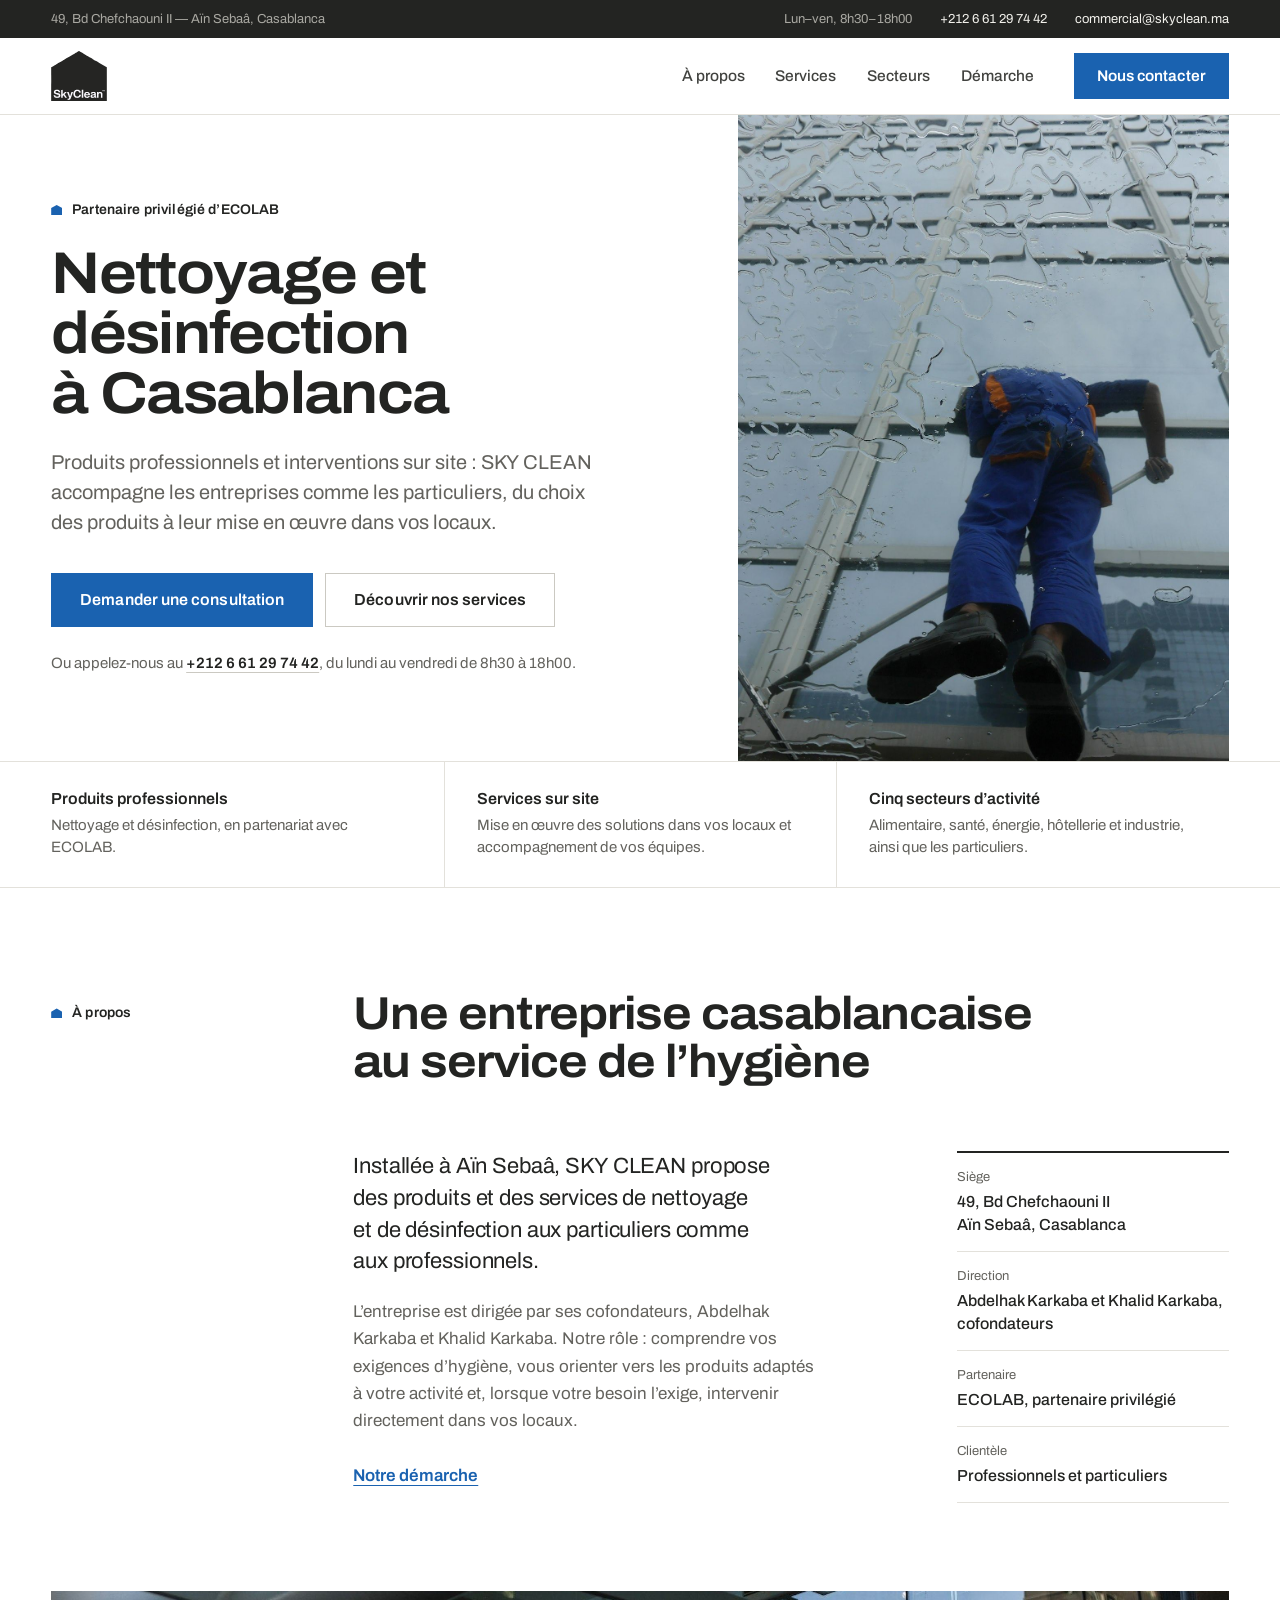
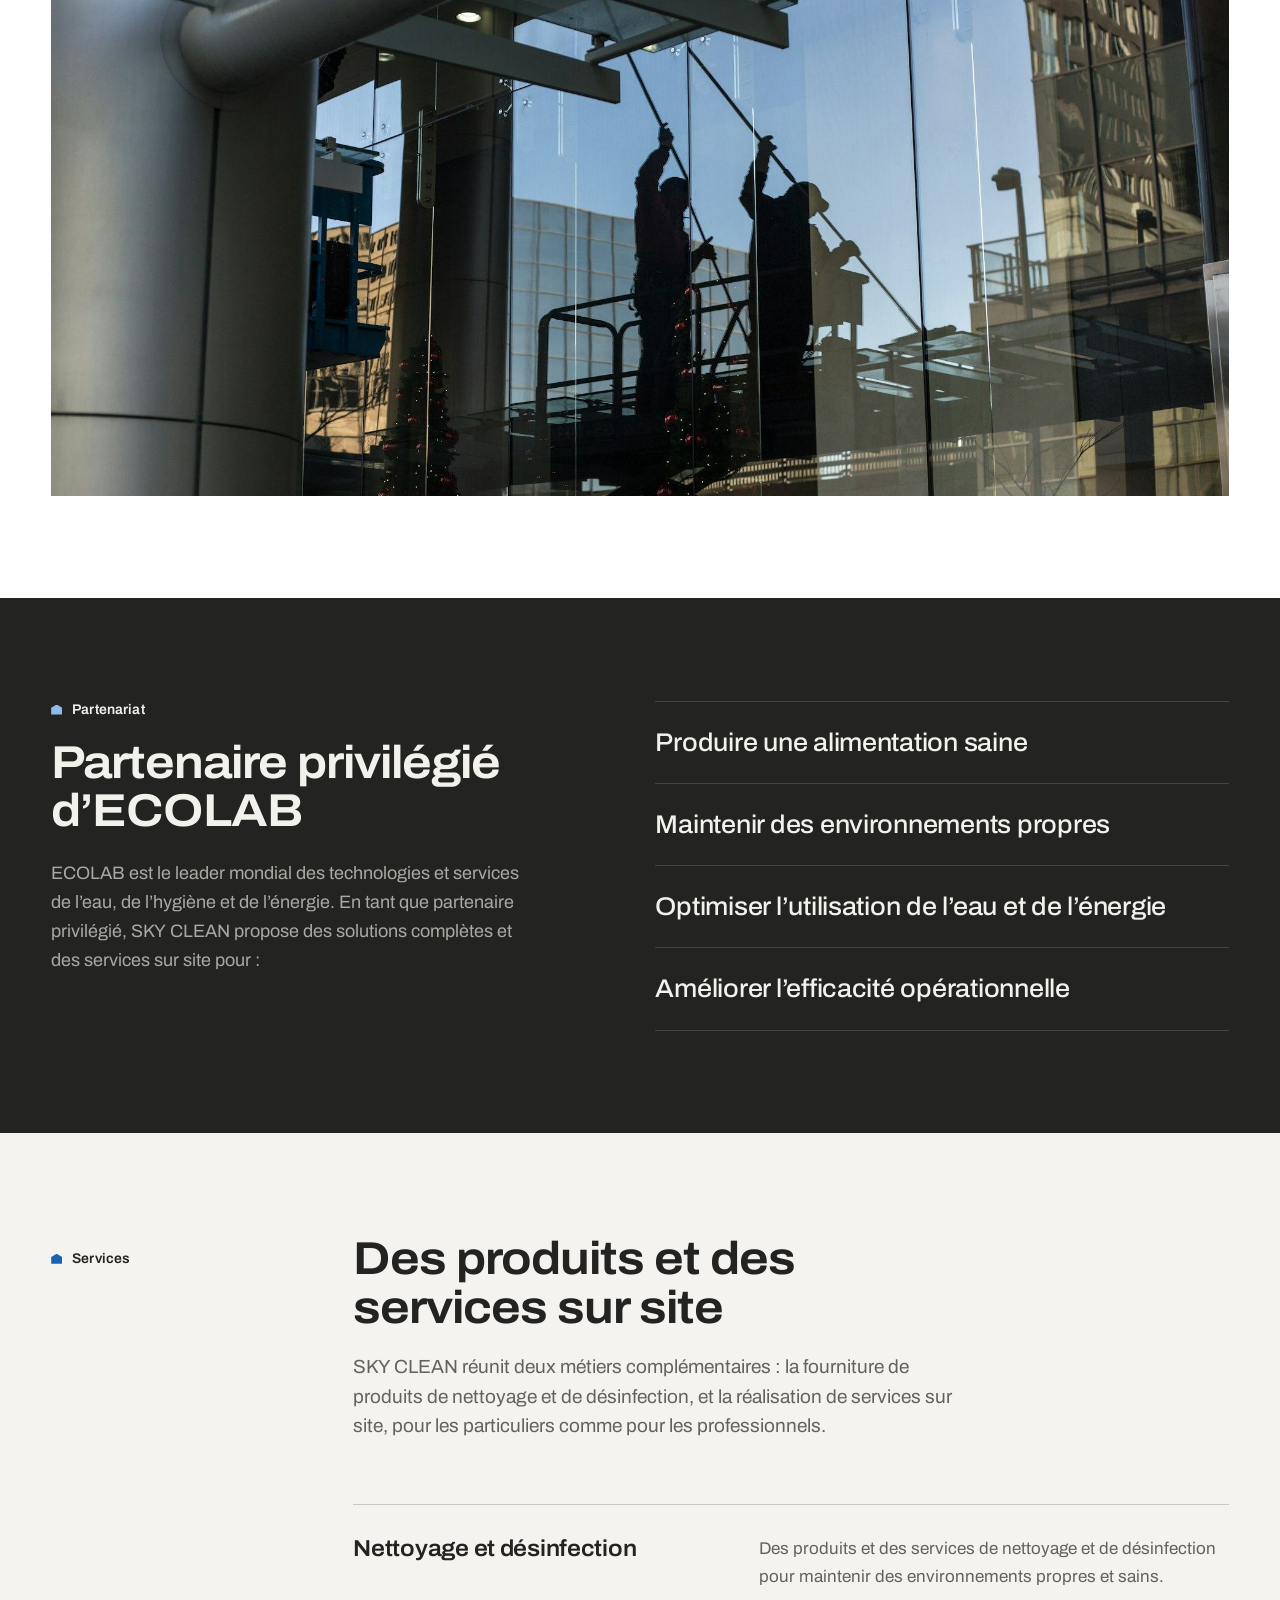
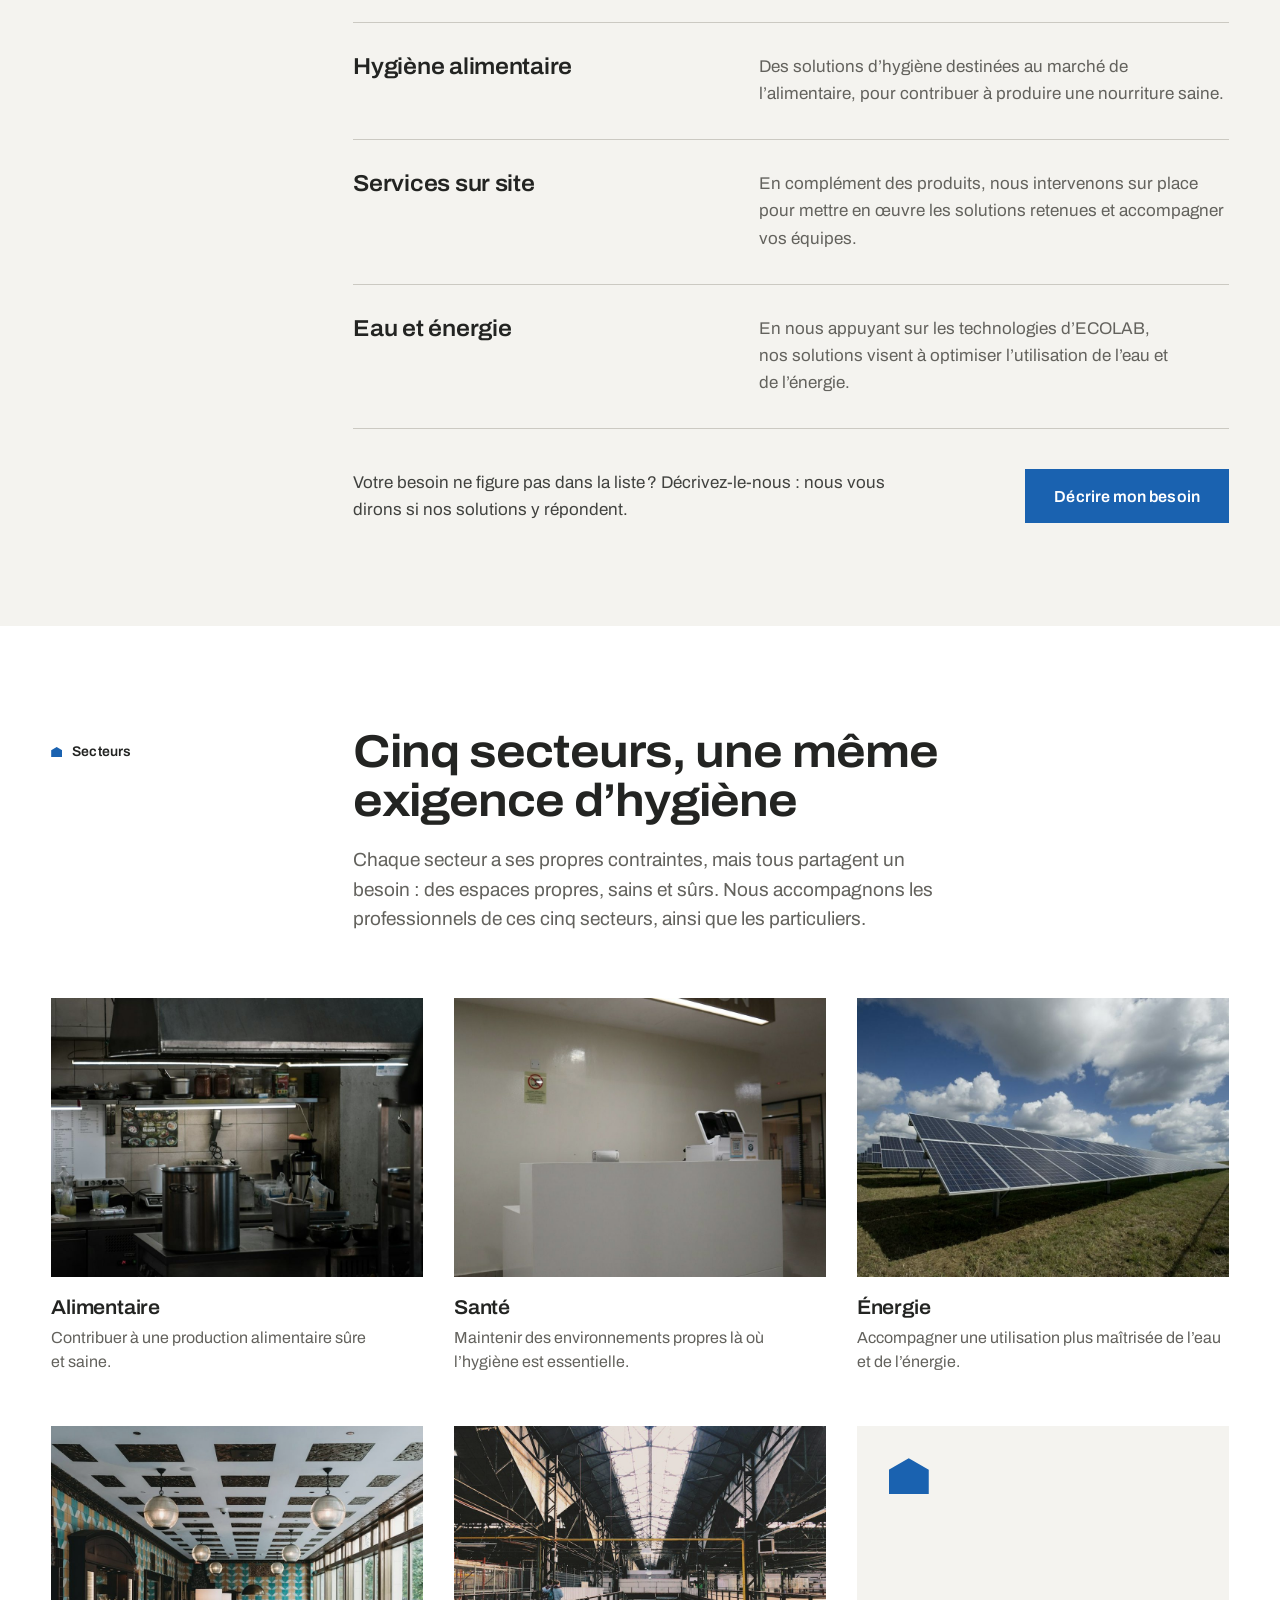
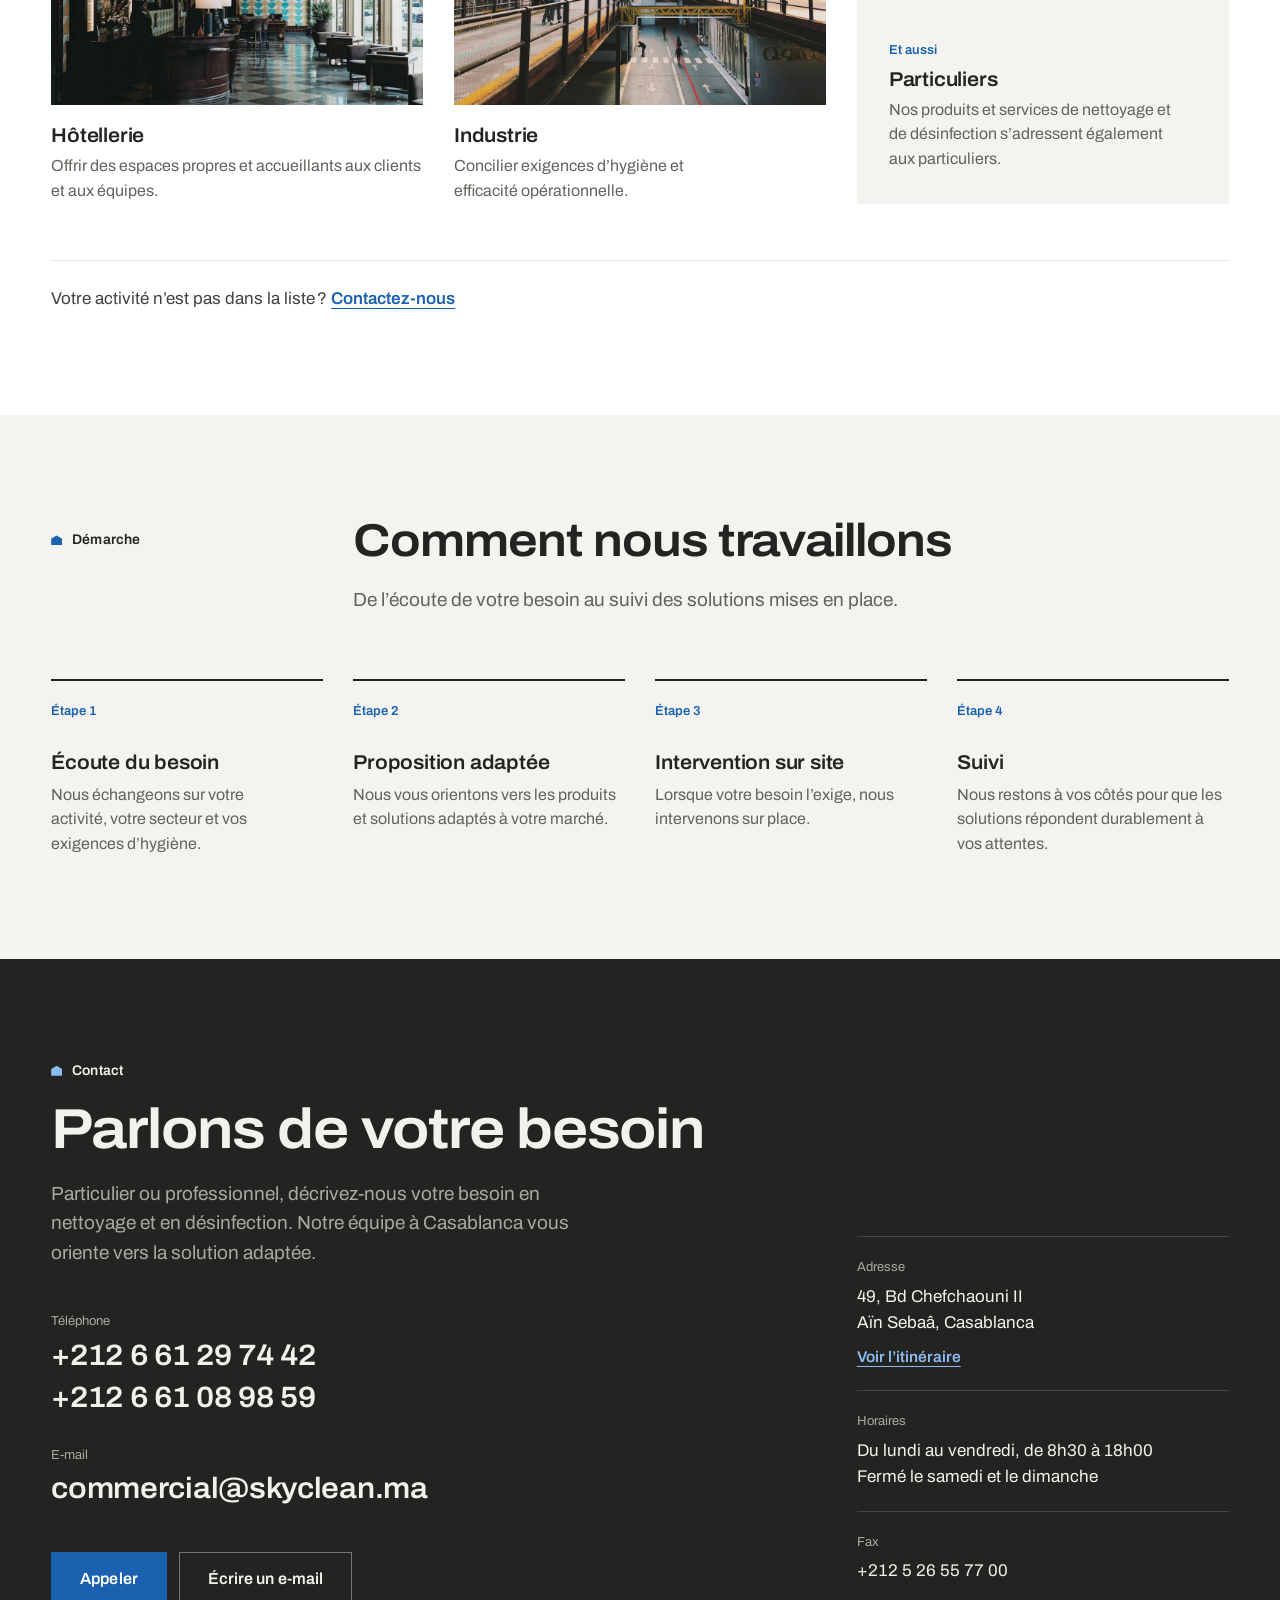
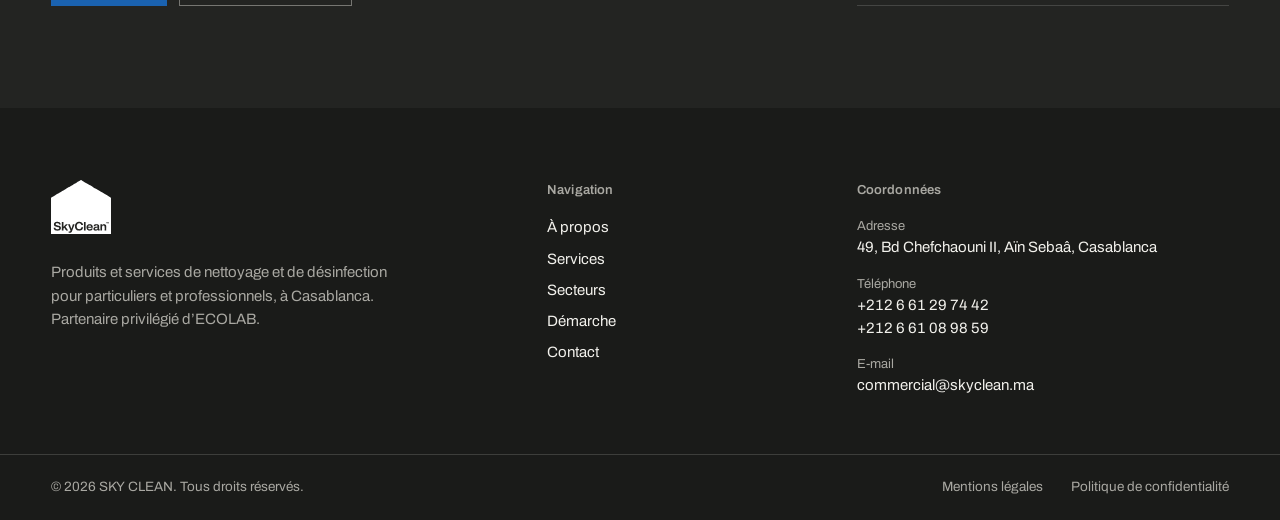
<file: index.html>
<!DOCTYPE html>
<html lang="fr">
<head>
  <meta charset="UTF-8" />
  <meta name="viewport" content="width=device-width, initial-scale=1, viewport-fit=cover" />
  <title>SKY&nbsp;CLEAN — Nettoyage et désinfection à Casablanca</title>
  <meta name="description" content="SKY CLEAN, à Casablanca : produits et services de nettoyage et de désinfection pour particuliers et professionnels, en partenariat avec ECOLAB." />
  <meta name="theme-color" content="#ffffff" />
  <meta property="og:type" content="website" />
  <meta property="og:locale" content="fr_MA" />
  <meta property="og:site_name" content="SKY CLEAN" />
  <meta property="og:title" content="SKY CLEAN — Nettoyage et désinfection à Casablanca" />
  <meta property="og:description" content="Produits et services de nettoyage et de désinfection pour particuliers et professionnels, à Casablanca. Partenaire privilégié d'ECOLAB." />
  <link rel="preconnect" href="https://fonts.googleapis.com" />
  <link rel="preconnect" href="https://fonts.gstatic.com" crossorigin />
  <link href="https://fonts.googleapis.com/css2?family=Archivo:wdth,wght@100..125,400..700&display=swap" rel="stylesheet" />
  <link rel="icon" type="image/svg+xml" href="img/skyclean-favicon.svg" />
  <link rel="stylesheet" href="styles.css?v=18" />
  <script type="application/ld+json">
  {
    "@context": "https://schema.org",
    "@type": "LocalBusiness",
    "name": "SKY CLEAN",
    "description": "Produits et services de nettoyage et de désinfection pour particuliers et professionnels, à Casablanca. Partenaire privilégié d'ECOLAB.",
    "telephone": "+212661297442",
    "faxNumber": "+212526557700",
    "email": "commercial@skyclean.ma",
    "address": {
      "@type": "PostalAddress",
      "streetAddress": "49, Bd Chefchaouni II, Aïn Sebaâ",
      "addressLocality": "Casablanca",
      "addressCountry": "MA"
    },
    "openingHoursSpecification": [{
      "@type": "OpeningHoursSpecification",
      "dayOfWeek": ["Monday", "Tuesday", "Wednesday", "Thursday", "Friday"],
      "opens": "08:30",
      "closes": "18:00"
    }],
    "founder": [
      { "@type": "Person", "name": "Abdelhak Karkaba" },
      { "@type": "Person", "name": "Khalid Karkaba" }
    ]
  }
  </script>
</head>
<body>
  <a class="skip-link" href="#contenu">Aller au contenu</a>

  <div class="topbar">
    <div class="wrap topbar-inner">
      <p>49, Bd Chefchaouni II — Aïn Sebaâ, Casablanca</p>
      <ul class="topbar-info">
        <li>Lun–ven, 8h30–18h00</li>
        <li><a href="tel:+212661297442">+212 6 61 29 74 42</a></li>
        <li><a href="mailto:commercial@skyclean.ma">commercial@skyclean.ma</a></li>
      </ul>
    </div>
  </div>

  <header class="site-header" id="site-header">
    <div class="wrap header-inner">
      <a class="brand" href="#accueil" aria-label="SKY CLEAN, retour à l'accueil">
        <svg class="brand-logo" viewBox="205 274 1638 1471" width="56" height="50" aria-hidden="true" focusable="false"><image href="img/skyclean-logo.svg" x="0" y="0" width="2048" height="2048"/></svg>
      </a>

      <nav class="main-nav" aria-label="Navigation principale">
        <ul class="nav-list">
          <li><a href="#a-propos" class="nav-link">À propos</a></li>
          <li><a href="#services" class="nav-link">Services</a></li>
          <li><a href="#secteurs" class="nav-link">Secteurs</a></li>
          <li><a href="#demarche" class="nav-link">Démarche</a></li>
        </ul>
      </nav>

      <div class="header-actions">
        <a href="#consultation" class="btn btn-primary header-cta">Nous contacter</a>
        <a href="tel:+212661297442" class="header-call" aria-label="Appeler le +212 6 61 29 74 42">
          <svg viewBox="0 0 20 20" aria-hidden="true" focusable="false"><path d="M6.6 2.5H4.2a1.7 1.7 0 0 0-1.7 1.9 15.4 15.4 0 0 0 13.2 13.2 1.7 1.7 0 0 0 1.9-1.7v-2.4a1 1 0 0 0-.8-1l-3-.7a1 1 0 0 0-1 .3l-1.2 1.2a12 12 0 0 1-5.1-5.1l1.2-1.2a1 1 0 0 0 .3-1l-.7-3a1 1 0 0 0-1-.8z" fill="none" stroke="currentColor" stroke-width="1.5" stroke-linejoin="round"/></svg>
          <span>Appeler</span>
        </a>
        <button class="menu-toggle" type="button" aria-expanded="false" aria-controls="mobile-menu" aria-label="Ouvrir le menu">
          <span class="bar"></span><span class="bar"></span><span class="bar"></span>
        </button>
      </div>
    </div>
  </header>

  <div class="menu-overlay" id="mobile-menu" role="dialog" aria-modal="true" aria-label="Menu" aria-hidden="true" inert>
    <div class="menu-bar">
      <a class="brand" href="#accueil" aria-label="SKY CLEAN, retour à l'accueil"><svg class="brand-logo" viewBox="205 274 1638 1471" width="56" height="50" aria-hidden="true" focusable="false"><image href="img/skyclean-logo.svg" x="0" y="0" width="2048" height="2048"/></svg></a>
      <button class="menu-close" type="button" aria-label="Fermer le menu">
        <svg viewBox="0 0 20 20" width="20" height="20" aria-hidden="true" focusable="false"><path d="M4 4l12 12M16 4L4 16" stroke="currentColor" stroke-width="1.75" fill="none"/></svg>
      </button>
    </div>
    <div class="menu-body">
      <nav aria-label="Navigation mobile">
        <ul class="menu-list">
          <li><a href="#accueil" class="menu-link is-active" aria-current="location">Accueil</a></li>
          <li><a href="#a-propos" class="menu-link">À propos</a></li>
          <li><a href="#services" class="menu-link">Services</a></li>
          <li><a href="#secteurs" class="menu-link">Secteurs</a></li>
          <li><a href="#demarche" class="menu-link">Démarche</a></li>
          <li><a href="#consultation" class="menu-link">Contact</a></li>
        </ul>
      </nav>
      <dl class="menu-contact">
        <div>
          <dt>Téléphone</dt>
          <dd><a href="tel:+212661297442">+212 6 61 29 74 42</a></dd>
          <dd><a href="tel:+212661089859">+212 6 61 08 98 59</a></dd>
        </div>
        <div>
          <dt>E-mail</dt>
          <dd><a href="mailto:commercial@skyclean.ma">commercial@skyclean.ma</a></dd>
        </div>
        <div>
          <dt>Horaires</dt>
          <dd>Lun–ven, 8h30–18h00</dd>
        </div>
      </dl>
    </div>
    <div class="menu-foot">
      <a href="#consultation" class="btn btn-primary btn-block">Demander une consultation</a>
    </div>
  </div>

  <main id="contenu">
    <section id="accueil" class="hero" aria-labelledby="hero-title">
      <div class="hero-grid">
        <div class="hero-text">
          <p class="section-tag">Partenaire privilégié d’ECOLAB</p>
          <h1 class="hero-title" id="hero-title">Nettoyage et désinfection à Casablanca</h1>
          <p class="hero-lead">Produits professionnels et interventions sur site&nbsp;: SKY&nbsp;CLEAN accompagne les entreprises comme les particuliers, du choix des produits à leur mise en œuvre dans vos locaux.</p>
          <div class="hero-actions">
            <a href="#consultation" class="btn btn-primary btn-lg">Demander une consultation</a>
            <a href="#services" class="btn btn-secondary btn-lg">Découvrir nos services</a>
          </div>
          <p class="hero-call">Ou appelez-nous au <a href="tel:+212661297442">+212 6 61 29 74 42</a>, du lundi au vendredi de 8h30 à 18h00.</p>
        </div>
        <figure class="hero-media">
          <img src="img/about-1.jpg" width="1200" height="1798" fetchpriority="high" alt="Agent de nettoyage en tenue de travail lavant la façade vitrée d'un immeuble">
        </figure>
      </div>

      <div class="hero-facts-bar">
        <ul class="wrap hero-facts">
          <li>
            <strong class="fact-title">Produits professionnels</strong>
            <span class="fact-text">Nettoyage et désinfection, en partenariat avec ECOLAB.</span>
          </li>
          <li>
            <strong class="fact-title">Services sur site</strong>
            <span class="fact-text">Mise en œuvre des solutions dans vos locaux et accompagnement de vos équipes.</span>
          </li>
          <li>
            <strong class="fact-title">Cinq secteurs d’activité</strong>
            <span class="fact-text">Alimentaire, santé, énergie, hôtellerie et industrie, ainsi que les particuliers.</span>
          </li>
        </ul>
      </div>
    </section>

    <section id="a-propos" class="section about" aria-labelledby="about-title">
      <div class="wrap">
        <header class="grid-12 section-head">
          <p class="section-tag">À propos</p>
          <div class="section-head-main">
            <h2 class="section-title" id="about-title">Une entreprise casablancaise au service de l’hygiène</h2>
          </div>
        </header>

        <div class="grid-12 about-body">
          <div class="about-text">
            <p class="about-lead">Installée à Aïn Sebaâ, SKY&nbsp;CLEAN propose des produits et des services de nettoyage et de désinfection aux particuliers comme aux professionnels.</p>
            <p>L’entreprise est dirigée par ses cofondateurs, Abdelhak Karkaba et Khalid Karkaba. Notre rôle&nbsp;: comprendre vos exigences d’hygiène, vous orienter vers les produits adaptés à votre activité et, lorsque votre besoin l’exige, intervenir directement dans vos locaux.</p>
            <a class="text-link" href="#demarche">Notre démarche</a>
          </div>

          <dl class="about-facts">
            <div>
              <dt>Siège</dt>
              <dd>49, Bd Chefchaouni II<br>Aïn Sebaâ, Casablanca</dd>
            </div>
            <div>
              <dt>Direction</dt>
              <dd>Abdelhak Karkaba et Khalid Karkaba, cofondateurs</dd>
            </div>
            <div>
              <dt>Partenaire</dt>
              <dd>ECOLAB, partenaire privilégié</dd>
            </div>
            <div>
              <dt>Clientèle</dt>
              <dd>Professionnels et particuliers</dd>
            </div>
          </dl>
        </div>

        <figure class="about-media">
          <img src="img/hero-3.jpg" width="1920" height="1280" loading="lazy" alt="Deux agents sur une nacelle élévatrice nettoyant une façade vitrée">
        </figure>
      </div>
    </section>

    <section class="partner on-dark" aria-labelledby="partner-title">
      <div class="wrap grid-12 partner-inner">
        <div class="partner-head">
          <p class="section-tag">Partenariat</p>
          <h2 class="section-title" id="partner-title">Partenaire privilégié d’ECOLAB</h2>
          <p class="partner-text">ECOLAB est le leader mondial des technologies et services de l’eau, de l’hygiène et de l’énergie. En tant que partenaire privilégié, SKY&nbsp;CLEAN propose des solutions complètes et des services sur site pour&nbsp;:</p>
        </div>
        <ul class="partner-list">
          <li>Produire une alimentation saine</li>
          <li>Maintenir des environnements propres</li>
          <li>Optimiser l’utilisation de l’eau et de l’énergie</li>
          <li>Améliorer l’efficacité opérationnelle</li>
        </ul>
      </div>
    </section>

    <section id="services" class="section services" aria-labelledby="services-title">
      <div class="wrap">
        <header class="grid-12 section-head">
          <p class="section-tag">Services</p>
          <div class="section-head-main">
            <h2 class="section-title" id="services-title">Des produits et des services sur site</h2>
            <p class="section-intro">SKY&nbsp;CLEAN réunit deux métiers complémentaires&nbsp;: la fourniture de produits de nettoyage et de désinfection, et la réalisation de services sur site, pour les particuliers comme pour les professionnels.</p>
          </div>
        </header>

        <div class="grid-12">
          <div class="rail-main">
            <ul class="service-list">
              <li class="service">
                <h3 class="service-title">Nettoyage et désinfection</h3>
                <p class="service-text">Des produits et des services de nettoyage et de désinfection pour maintenir des environnements propres et sains.</p>
              </li>
              <li class="service">
                <h3 class="service-title">Hygiène alimentaire</h3>
                <p class="service-text">Des solutions d’hygiène destinées au marché de l’alimentaire, pour contribuer à produire une nourriture saine.</p>
              </li>
              <li class="service">
                <h3 class="service-title">Services sur site</h3>
                <p class="service-text">En complément des produits, nous intervenons sur place pour mettre en œuvre les solutions retenues et accompagner vos équipes.</p>
              </li>
              <li class="service">
                <h3 class="service-title">Eau et énergie</h3>
                <p class="service-text">En nous appuyant sur les technologies d’ECOLAB, nos solutions visent à optimiser l’utilisation de l’eau et de l’énergie.</p>
              </li>
            </ul>

            <div class="services-foot">
              <p>Votre besoin ne figure pas dans la liste&#8239;? Décrivez-le-nous&nbsp;: nous vous dirons si nos solutions y répondent.</p>
              <a href="#consultation" class="btn btn-primary btn-lg">Décrire mon besoin</a>
            </div>
          </div>
        </div>
      </div>
    </section>

    <section id="secteurs" class="section sectors" aria-labelledby="sectors-title">
      <div class="wrap">
        <header class="grid-12 section-head">
          <p class="section-tag">Secteurs</p>
          <div class="section-head-main">
            <h2 class="section-title" id="sectors-title">Cinq secteurs, une même exigence d’hygiène</h2>
            <p class="section-intro">Chaque secteur a ses propres contraintes, mais tous partagent un besoin&nbsp;: des espaces propres, sains et sûrs. Nous accompagnons les professionnels de ces cinq secteurs, ainsi que les particuliers.</p>
          </div>
        </header>

        <ul class="sector-grid">
          <li class="sector">
            <div class="sector-media"><img src="img/secteur-alimentaire.jpg" width="1000" height="750" loading="lazy" alt="Cuisine professionnelle en inox avec marmite et hotte d'aspiration"></div>
            <div class="sector-body">
              <h3 class="sector-title">Alimentaire</h3>
              <p class="sector-text">Contribuer à une production alimentaire sûre et saine.</p>
            </div>
          </li>
          <li class="sector">
            <div class="sector-media"><img src="img/secteur-sante.jpg" width="1000" height="750" loading="lazy" alt="Accueil d'une clinique"></div>
            <div class="sector-body">
              <h3 class="sector-title">Santé</h3>
              <p class="sector-text">Maintenir des environnements propres là où l’hygiène est essentielle.</p>
            </div>
          </li>
          <li class="sector">
            <div class="sector-media"><img src="img/secteur-energie.jpg" width="1000" height="750" loading="lazy" alt="Rangées de panneaux solaires dans une centrale photovoltaïque"></div>
            <div class="sector-body">
              <h3 class="sector-title">Énergie</h3>
              <p class="sector-text">Accompagner une utilisation plus maîtrisée de l’eau et de l’énergie.</p>
            </div>
          </li>
          <li class="sector">
            <div class="sector-media"><img src="img/secteur-hotellerie.jpg" width="1000" height="750" loading="lazy" alt="Salle de restaurant et bar d'un hôtel"></div>
            <div class="sector-body">
              <h3 class="sector-title">Hôtellerie</h3>
              <p class="sector-text">Offrir des espaces propres et accueillants aux clients et aux équipes.</p>
            </div>
          </li>
          <li class="sector">
            <div class="sector-media"><img src="img/secteur-industrie.jpg" width="1000" height="750" loading="lazy" alt="Intérieur d'un grand hall industriel à charpente métallique"></div>
            <div class="sector-body">
              <h3 class="sector-title">Industrie</h3>
              <p class="sector-text">Concilier exigences d’hygiène et efficacité opérationnelle.</p>
            </div>
          </li>
          <li class="sector sector--more">
            <span class="sector-icon" aria-hidden="true"></span>
            <div class="sector-body">
              <p class="sector-kicker">Et aussi</p>
              <h3 class="sector-title">Particuliers</h3>
              <p class="sector-text">Nos produits et services de nettoyage et de désinfection s’adressent également aux particuliers.</p>
            </div>
          </li>
        </ul>

        <p class="sectors-foot">Votre activité n’est pas dans la liste&#8239;? <a class="text-link" href="#consultation">Contactez-nous</a></p>
      </div>
    </section>

    <section id="demarche" class="section process" aria-labelledby="process-title">
      <div class="wrap">
        <header class="grid-12 section-head">
          <p class="section-tag">Démarche</p>
          <div class="section-head-main">
            <h2 class="section-title" id="process-title">Comment nous travaillons</h2>
            <p class="section-intro">De l’écoute de votre besoin au suivi des solutions mises en place.</p>
          </div>
        </header>

        <ol class="process-list">
          <li>
            <span class="process-num" aria-hidden="true">Étape 1</span>
            <h3>Écoute du besoin</h3>
            <p>Nous échangeons sur votre activité, votre secteur et vos exigences d’hygiène.</p>
          </li>
          <li>
            <span class="process-num" aria-hidden="true">Étape 2</span>
            <h3>Proposition adaptée</h3>
            <p>Nous vous orientons vers les produits et solutions adaptés à votre marché.</p>
          </li>
          <li>
            <span class="process-num" aria-hidden="true">Étape 3</span>
            <h3>Intervention sur site</h3>
            <p>Lorsque votre besoin l’exige, nous intervenons sur place.</p>
          </li>
          <li>
            <span class="process-num" aria-hidden="true">Étape 4</span>
            <h3>Suivi</h3>
            <p>Nous restons à vos côtés pour que les solutions répondent durablement à vos attentes.</p>
          </li>
        </ol>
      </div>
    </section>

    <section id="consultation" class="contact on-dark" aria-labelledby="contact-title">
      <div class="wrap grid-12 contact-inner">
        <div class="contact-main">
          <p class="section-tag">Contact</p>
          <h2 class="section-title" id="contact-title">Parlons de votre besoin</h2>
          <p class="contact-intro">Particulier ou professionnel, décrivez-nous votre besoin en nettoyage et en désinfection. Notre équipe à Casablanca vous oriente vers la solution adaptée.</p>
          <dl class="contact-lines">
            <div>
              <dt>Téléphone</dt>
              <dd><a href="tel:+212661297442">+212 6 61 29 74 42</a></dd>
              <dd><a href="tel:+212661089859">+212 6 61 08 98 59</a></dd>
            </div>
            <div>
              <dt>E-mail</dt>
              <dd><a href="mailto:commercial@skyclean.ma">commercial@skyclean.ma</a></dd>
            </div>
          </dl>
          <div class="contact-actions">
            <a href="tel:+212661297442" class="btn btn-primary btn-lg">Appeler</a>
            <a href="mailto:commercial@skyclean.ma" class="btn btn-light btn-lg">Écrire un e-mail</a>
          </div>
        </div>

        <dl class="contact-details">
          <div>
            <dt>Adresse</dt>
            <dd>
              <address>49, Bd Chefchaouni II<br>Aïn Sebaâ, Casablanca</address>
              <a class="text-link" href="https://www.google.com/maps/dir/?api=1&amp;destination=49+Bd+Chefchaouni+II+Ain+Sebaa+Casablanca" target="_blank" rel="noopener">Voir l’itinéraire<span class="sr-only"> (nouvel onglet)</span></a>
            </dd>
          </div>
          <div>
            <dt>Horaires</dt>
            <dd>Du lundi au vendredi, de 8h30 à 18h00<br>Fermé le samedi et le dimanche</dd>
          </div>
          <div>
            <dt>Fax</dt>
            <dd><span class="nowrap">+212 5 26 55 77 00</span></dd>
          </div>
        </dl>
      </div>
    </section>
  </main>

  <footer class="site-footer">
    <div class="wrap footer-inner">
      <div class="footer-brand">
        <a class="brand" href="#accueil" aria-label="SKY CLEAN, retour à l'accueil"><img class="brand-logo" src="img/skyclean-logo-light.svg" alt="" width="60" height="54" /></a>
        <p class="footer-desc">Produits et services de nettoyage et de désinfection pour particuliers et professionnels, à Casablanca. Partenaire privilégié d’ECOLAB.</p>
      </div>

      <nav class="footer-col" aria-label="Plan du site">
        <h2 class="footer-title">Navigation</h2>
        <ul>
          <li><a href="#a-propos">À propos</a></li>
          <li><a href="#services">Services</a></li>
          <li><a href="#secteurs">Secteurs</a></li>
          <li><a href="#demarche">Démarche</a></li>
          <li><a href="#consultation">Contact</a></li>
        </ul>
      </nav>

      <div class="footer-col">
        <h2 class="footer-title">Coordonnées</h2>
        <dl class="footer-contact">
          <div>
            <dt>Adresse</dt>
            <dd><address><a href="https://www.google.com/maps/dir/?api=1&amp;destination=49+Bd+Chefchaouni+II+Ain+Sebaa+Casablanca" target="_blank" rel="noopener">49, Bd Chefchaouni II, Aïn Sebaâ, Casablanca<span class="sr-only"> (itinéraire, nouvel onglet)</span></a></address></dd>
          </div>
          <div>
            <dt>Téléphone</dt>
            <dd><a href="tel:+212661297442">+212 6 61 29 74 42</a><br><a href="tel:+212661089859">+212 6 61 08 98 59</a></dd>
          </div>
          <div>
            <dt>E-mail</dt>
            <dd><a href="mailto:commercial@skyclean.ma">commercial@skyclean.ma</a></dd>
          </div>
        </dl>
      </div>
    </div>

    <div class="footer-bottom">
      <div class="wrap footer-bottom-inner">
        <p>© <span id="year">2026</span> SKY&nbsp;CLEAN. Tous droits réservés.</p>
        <ul class="footer-legal">
          <li><a href="mentions-legales.html">Mentions légales</a></li>
          <li><a href="confidentialite.html">Politique de confidentialité</a></li>
        </ul>
      </div>
    </div>
  </footer>

  <script src="lenis.min.js"></script>
  <script src="script.js?v=19"></script>
</body>
</html>
</file>
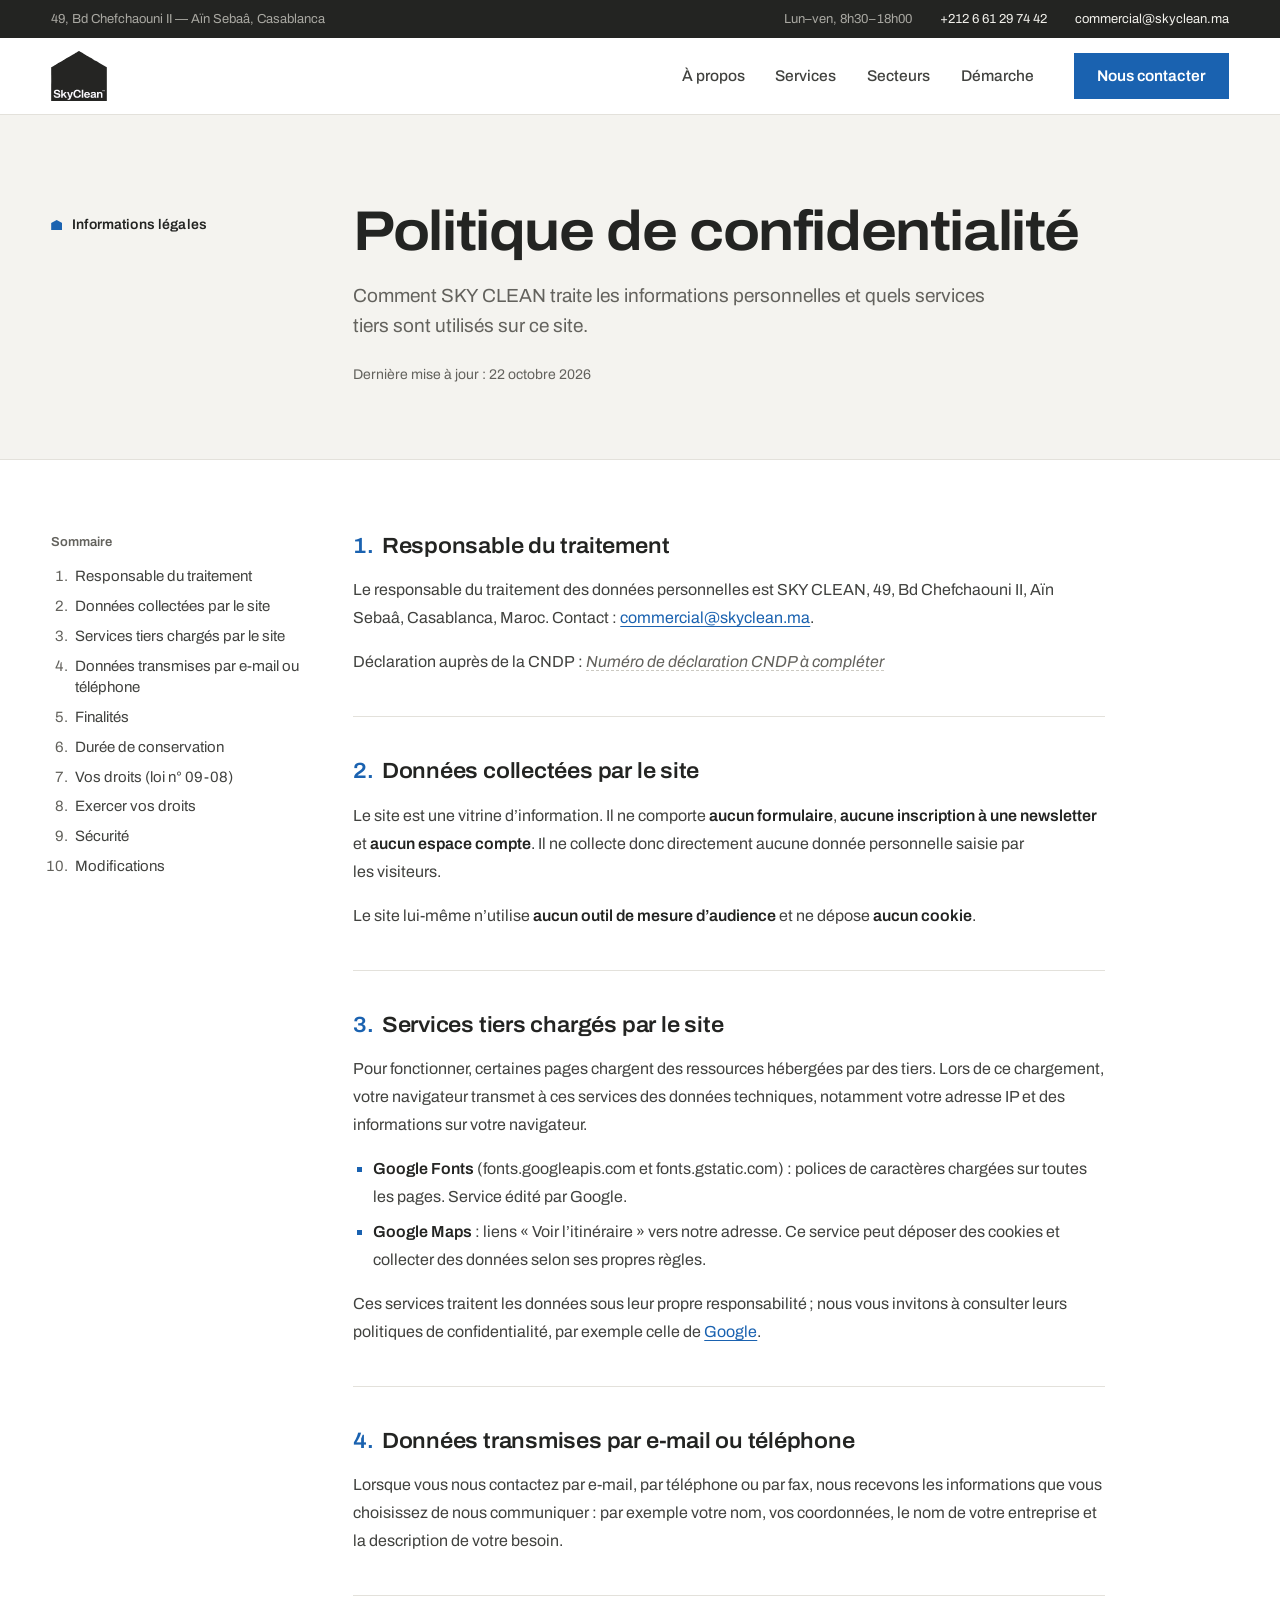
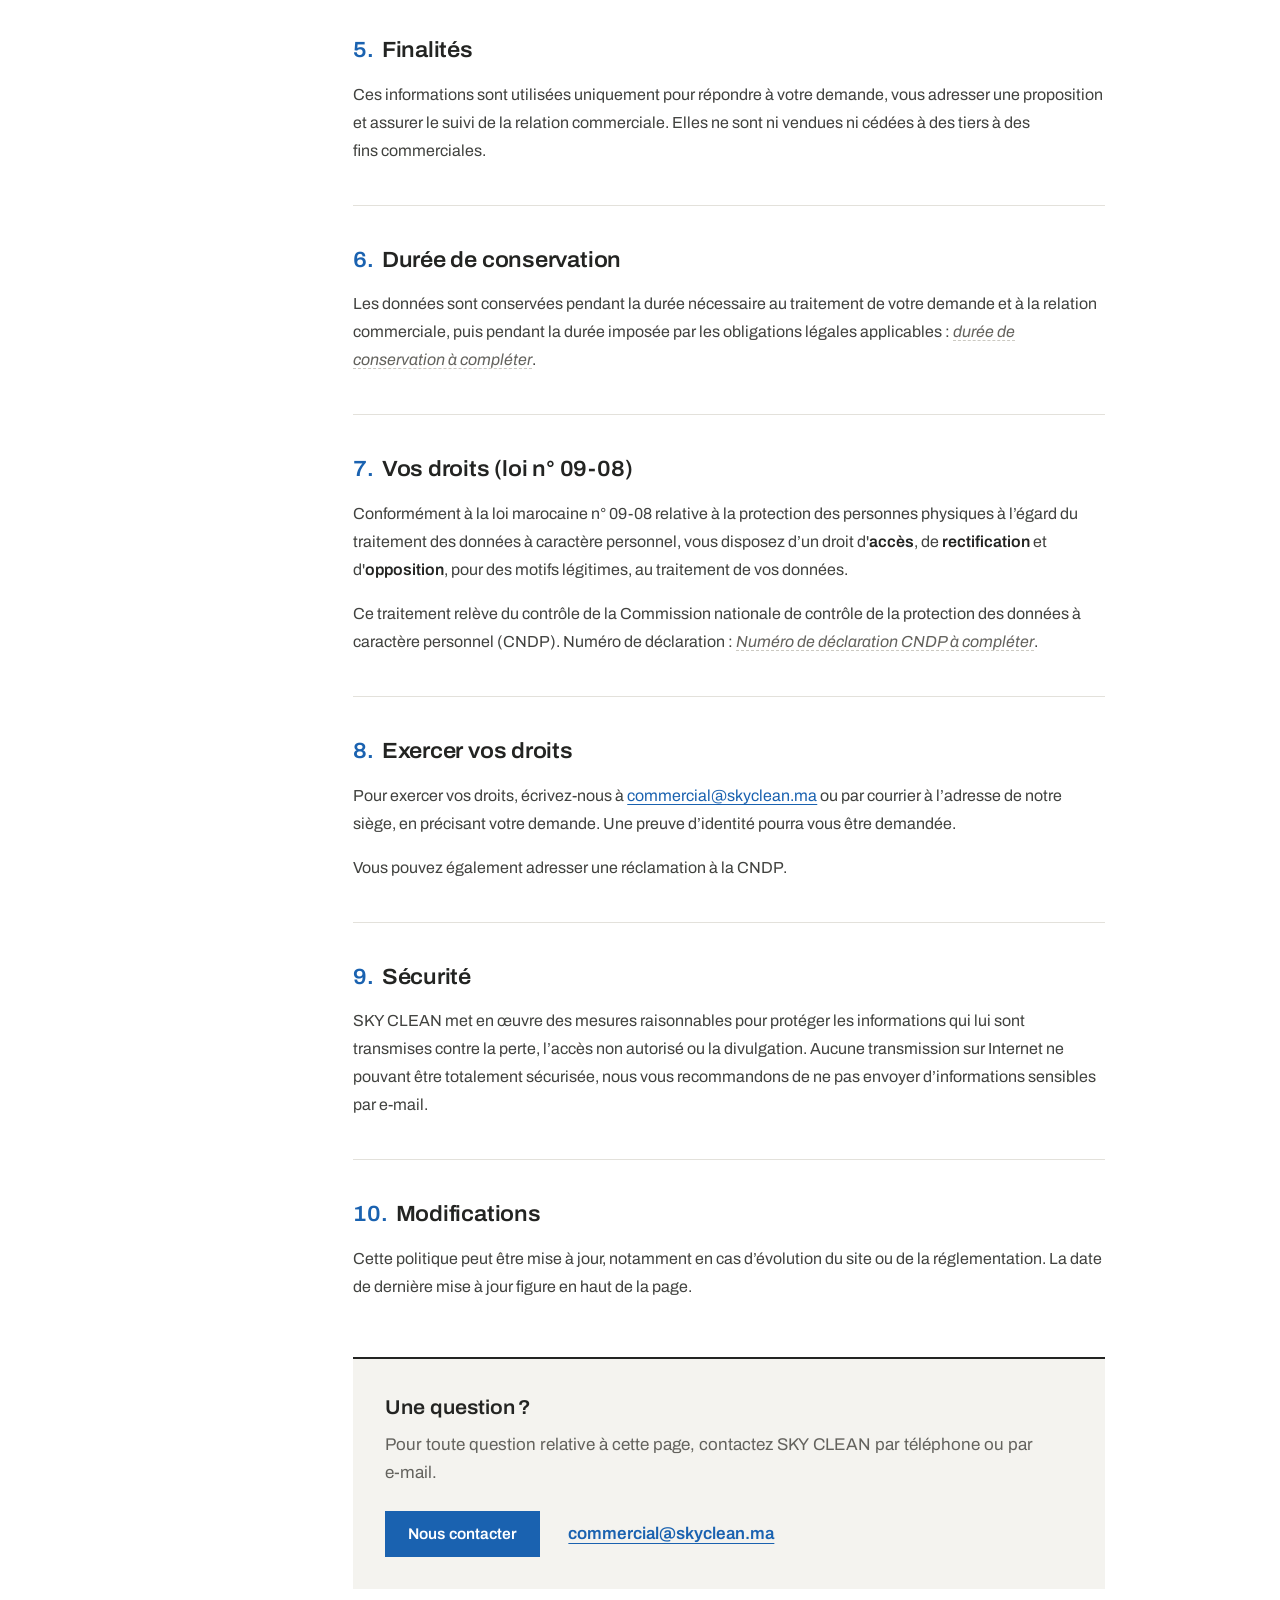
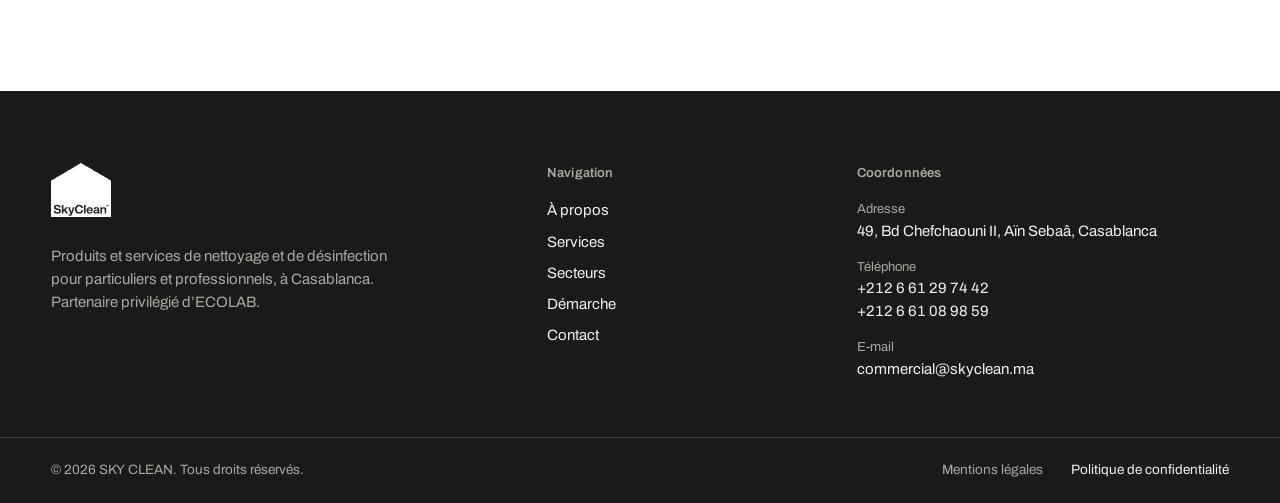
<file: confidentialite.html>
<!DOCTYPE html>
<html lang="fr">
<head>
  <meta charset="UTF-8" />
  <meta name="viewport" content="width=device-width, initial-scale=1, viewport-fit=cover" />
  <title>Politique de confidentialité — SKY&nbsp;CLEAN</title>
  <meta name="description" content="Politique de confidentialité de SKY CLEAN : données traitées, services tiers, vos droits selon la loi n° 09-08." />
  <meta name="theme-color" content="#ffffff" />
  <link rel="preconnect" href="https://fonts.googleapis.com" />
  <link rel="preconnect" href="https://fonts.gstatic.com" crossorigin />
  <link href="https://fonts.googleapis.com/css2?family=Archivo:wdth,wght@100..125,400..700&display=swap" rel="stylesheet" />
  <link rel="icon" type="image/svg+xml" href="img/skyclean-favicon.svg" />
  <link rel="stylesheet" href="styles.css?v=18" />
</head>
<body>
  <a class="skip-link" href="#contenu">Aller au contenu</a>

  <div class="topbar">
    <div class="wrap topbar-inner">
      <p>49, Bd Chefchaouni II — Aïn Sebaâ, Casablanca</p>
      <ul class="topbar-info">
        <li>Lun–ven, 8h30–18h00</li>
        <li><a href="tel:+212661297442">+212 6 61 29 74 42</a></li>
        <li><a href="mailto:commercial@skyclean.ma">commercial@skyclean.ma</a></li>
      </ul>
    </div>
  </div>

  <header class="site-header" id="site-header">
    <div class="wrap header-inner">
      <a class="brand" href="index.html#accueil" aria-label="SKY CLEAN, retour à l'accueil">
        <svg class="brand-logo" viewBox="205 274 1638 1471" width="56" height="50" aria-hidden="true" focusable="false"><image href="img/skyclean-logo.svg" x="0" y="0" width="2048" height="2048"/></svg>
      </a>

      <nav class="main-nav" aria-label="Navigation principale">
        <ul class="nav-list">
          <li><a href="index.html#a-propos" class="nav-link">À propos</a></li>
          <li><a href="index.html#services" class="nav-link">Services</a></li>
          <li><a href="index.html#secteurs" class="nav-link">Secteurs</a></li>
          <li><a href="index.html#demarche" class="nav-link">Démarche</a></li>
        </ul>
      </nav>

      <div class="header-actions">
        <a href="index.html#consultation" class="btn btn-primary header-cta">Nous contacter</a>
        <a href="tel:+212661297442" class="header-call" aria-label="Appeler le +212 6 61 29 74 42">
          <svg viewBox="0 0 20 20" aria-hidden="true" focusable="false"><path d="M6.6 2.5H4.2a1.7 1.7 0 0 0-1.7 1.9 15.4 15.4 0 0 0 13.2 13.2 1.7 1.7 0 0 0 1.9-1.7v-2.4a1 1 0 0 0-.8-1l-3-.7a1 1 0 0 0-1 .3l-1.2 1.2a12 12 0 0 1-5.1-5.1l1.2-1.2a1 1 0 0 0 .3-1l-.7-3a1 1 0 0 0-1-.8z" fill="none" stroke="currentColor" stroke-width="1.5" stroke-linejoin="round"/></svg>
          <span>Appeler</span>
        </a>
        <button class="menu-toggle" type="button" aria-expanded="false" aria-controls="mobile-menu" aria-label="Ouvrir le menu">
          <span class="bar"></span><span class="bar"></span><span class="bar"></span>
        </button>
      </div>
    </div>
  </header>

  <div class="menu-overlay" id="mobile-menu" role="dialog" aria-modal="true" aria-label="Menu" aria-hidden="true" inert>
    <div class="menu-bar">
      <a class="brand" href="index.html#accueil" aria-label="SKY CLEAN, retour à l'accueil"><svg class="brand-logo" viewBox="205 274 1638 1471" width="56" height="50" aria-hidden="true" focusable="false"><image href="img/skyclean-logo.svg" x="0" y="0" width="2048" height="2048"/></svg></a>
      <button class="menu-close" type="button" aria-label="Fermer le menu">
        <svg viewBox="0 0 20 20" width="20" height="20" aria-hidden="true" focusable="false"><path d="M4 4l12 12M16 4L4 16" stroke="currentColor" stroke-width="1.75" fill="none"/></svg>
      </button>
    </div>
    <div class="menu-body">
      <nav aria-label="Navigation mobile">
        <ul class="menu-list">
          <li><a href="index.html#accueil" class="menu-link">Accueil</a></li>
          <li><a href="index.html#a-propos" class="menu-link">À propos</a></li>
          <li><a href="index.html#services" class="menu-link">Services</a></li>
          <li><a href="index.html#secteurs" class="menu-link">Secteurs</a></li>
          <li><a href="index.html#demarche" class="menu-link">Démarche</a></li>
          <li><a href="index.html#consultation" class="menu-link">Contact</a></li>
        </ul>
      </nav>
      <dl class="menu-contact">
        <div>
          <dt>Téléphone</dt>
          <dd><a href="tel:+212661297442">+212 6 61 29 74 42</a></dd>
          <dd><a href="tel:+212661089859">+212 6 61 08 98 59</a></dd>
        </div>
        <div>
          <dt>E-mail</dt>
          <dd><a href="mailto:commercial@skyclean.ma">commercial@skyclean.ma</a></dd>
        </div>
        <div>
          <dt>Horaires</dt>
          <dd>Lun–ven, 8h30–18h00</dd>
        </div>
      </dl>
    </div>
    <div class="menu-foot">
      <a href="index.html#consultation" class="btn btn-primary btn-block">Demander une consultation</a>
    </div>
  </div>

  <main id="contenu" class="legal">
    <!-- Source : modèle de texte fourni à titre indicatif ; il doit être relu et validé par un professionnel du droit avant publication. -->
    <section class="legal-hero" aria-labelledby="legal-title">
      <div class="wrap grid-12 legal-hero-inner">
        <p class="section-tag">Informations légales</p>
        <div class="legal-hero-main">
          <h1 class="legal-title" id="legal-title">Politique de confidentialité</h1>
          <p class="legal-lead">Comment SKY&nbsp;CLEAN traite les informations personnelles et quels services tiers sont utilisés sur ce site.</p>
          <p class="legal-updated">Dernière mise à jour&nbsp;: <time datetime="2026-10-22">22 octobre 2026</time></p>
        </div>
      </div>
    </section>

    <div class="wrap grid-12 legal-layout">
      <nav class="legal-toc" aria-labelledby="toc-title">
        <h2 class="legal-toc-title" id="toc-title">Sommaire</h2>
        <ol>
          <li><a href="#responsable">Responsable du traitement</a></li>
          <li><a href="#collecte">Données collectées par le site</a></li>
          <li><a href="#tiers">Services tiers chargés par le site</a></li>
          <li><a href="#contactdonnees">Données transmises par e-mail ou téléphone</a></li>
          <li><a href="#finalites">Finalités</a></li>
          <li><a href="#conservation">Durée de conservation</a></li>
          <li><a href="#droits">Vos droits (loi n° 09-08)</a></li>
          <li><a href="#exercice">Exercer vos droits</a></li>
          <li><a href="#securite">Sécurité</a></li>
          <li><a href="#modifications">Modifications</a></li>
        </ol>
      </nav>

      <div class="legal-content">
        <section id="responsable" class="legal-section" aria-labelledby="responsable-t">
          <h2 id="responsable-t"><span class="legal-num">1.</span> Responsable du traitement</h2>
          <p>Le responsable du traitement des données personnelles est SKY&nbsp;CLEAN, 49, Bd Chefchaouni II, Aïn Sebaâ, Casablanca, Maroc. Contact&nbsp;: <a href="mailto:commercial@skyclean.ma">commercial@skyclean.ma</a>.</p>
          <!-- TODO CNDP : renseigner le numéro de déclaration CNDP officiel de SKY CLEAN. -->
          <p>Déclaration auprès de la CNDP&nbsp;: <span class="todo" data-todo="cndp">Numéro de déclaration CNDP à compléter</span></p>
        </section>

        <section id="collecte" class="legal-section" aria-labelledby="collecte-t">
          <h2 id="collecte-t"><span class="legal-num">2.</span> Données collectées par le site</h2>
          <p>Le site est une vitrine d’information. Il ne comporte <strong>aucun formulaire</strong>, <strong>aucune inscription à une newsletter</strong> et <strong>aucun espace compte</strong>. Il ne collecte donc directement aucune donnée personnelle saisie par les visiteurs.</p>
          <p>Le site lui-même n’utilise <strong>aucun outil de mesure d’audience</strong> et ne dépose <strong>aucun cookie</strong>.</p>
        </section>

        <section id="tiers" class="legal-section" aria-labelledby="tiers-t">
          <h2 id="tiers-t"><span class="legal-num">3.</span> Services tiers chargés par le site</h2>
          <p>Pour fonctionner, certaines pages chargent des ressources hébergées par des tiers. Lors de ce chargement, votre navigateur transmet à ces services des données techniques, notamment votre adresse IP et des informations sur votre navigateur.</p>
          <ul>
            <li><strong>Google Fonts</strong> (fonts.googleapis.com et fonts.gstatic.com)&nbsp;: polices de caractères chargées sur toutes les pages. Service édité par Google.</li>
            <li><strong>Google Maps</strong>&nbsp;: liens «&nbsp;Voir l’itinéraire&nbsp;» vers notre adresse. Ce service peut déposer des cookies et collecter des données selon ses propres règles.</li>
          </ul>
          <p>Ces services traitent les données sous leur propre responsabilité&#8239;; nous vous invitons à consulter leurs politiques de confidentialité, par exemple celle de <a href="https://policies.google.com/privacy" target="_blank" rel="noopener">Google<span class="sr-only"> (nouvel onglet)</span></a>.</p>
        </section>

        <section id="contactdonnees" class="legal-section" aria-labelledby="contactdonnees-t">
          <h2 id="contactdonnees-t"><span class="legal-num">4.</span> Données transmises par e-mail ou téléphone</h2>
          <p>Lorsque vous nous contactez par e-mail, par téléphone ou par fax, nous recevons les informations que vous choisissez de nous communiquer&nbsp;: par exemple votre nom, vos coordonnées, le nom de votre entreprise et la description de votre besoin.</p>
        </section>

        <section id="finalites" class="legal-section" aria-labelledby="finalites-t">
          <h2 id="finalites-t"><span class="legal-num">5.</span> Finalités</h2>
          <p>Ces informations sont utilisées uniquement pour répondre à votre demande, vous adresser une proposition et assurer le suivi de la relation commerciale. Elles ne sont ni vendues ni cédées à des tiers à des fins commerciales.</p>
        </section>

        <section id="conservation" class="legal-section" aria-labelledby="conservation-t">
          <h2 id="conservation-t"><span class="legal-num">6.</span> Durée de conservation</h2>
          <!-- TODO conservation : préciser la durée de conservation des données. -->
          <p>Les données sont conservées pendant la durée nécessaire au traitement de votre demande et à la relation commerciale, puis pendant la durée imposée par les obligations légales applicables&nbsp;: <span class="todo" data-todo="duree-conservation">durée de conservation à compléter</span>.</p>
        </section>

        <section id="droits" class="legal-section" aria-labelledby="droits-t">
          <h2 id="droits-t"><span class="legal-num">7.</span> Vos droits (loi n° 09-08)</h2>
          <p>Conformément à la loi marocaine n° 09-08 relative à la protection des personnes physiques à l’égard du traitement des données à caractère personnel, vous disposez d’un droit d'<strong>accès</strong>, de <strong>rectification</strong> et d'<strong>opposition</strong>, pour des motifs légitimes, au traitement de vos données.</p>
          <!-- TODO CNDP : même numéro de déclaration que dans la section 1. -->
          <p>Ce traitement relève du contrôle de la Commission nationale de contrôle de la protection des données à caractère personnel (CNDP). Numéro de déclaration&nbsp;: <span class="todo" data-todo="cndp">Numéro de déclaration CNDP à compléter</span>.</p>
        </section>

        <section id="exercice" class="legal-section" aria-labelledby="exercice-t">
          <h2 id="exercice-t"><span class="legal-num">8.</span> Exercer vos droits</h2>
          <p>Pour exercer vos droits, écrivez-nous à <a href="mailto:commercial@skyclean.ma">commercial@skyclean.ma</a> ou par courrier à l’adresse de notre siège, en précisant votre demande. Une preuve d’identité pourra vous être demandée.</p>
          <p>Vous pouvez également adresser une réclamation à la CNDP.</p>
        </section>

        <section id="securite" class="legal-section" aria-labelledby="securite-t">
          <h2 id="securite-t"><span class="legal-num">9.</span> Sécurité</h2>
          <p>SKY&nbsp;CLEAN met en œuvre des mesures raisonnables pour protéger les informations qui lui sont transmises contre la perte, l’accès non autorisé ou la divulgation. Aucune transmission sur Internet ne pouvant être totalement sécurisée, nous vous recommandons de ne pas envoyer d’informations sensibles par e-mail.</p>
        </section>

        <section id="modifications" class="legal-section" aria-labelledby="modifications-t">
          <h2 id="modifications-t"><span class="legal-num">10.</span> Modifications</h2>
          <p>Cette politique peut être mise à jour, notamment en cas d’évolution du site ou de la réglementation. La date de dernière mise à jour figure en haut de la page.</p>
        </section>

        <div class="legal-cta">
          <h2>Une question&#8239;?</h2>
          <p>Pour toute question relative à cette page, contactez SKY&nbsp;CLEAN par téléphone ou par e-mail.</p>
          <div class="legal-cta-actions">
            <a href="index.html#consultation" class="btn btn-primary">Nous contacter</a>
            <a href="mailto:commercial@skyclean.ma" class="text-link">commercial@skyclean.ma</a>
          </div>
        </div>
      </div>
    </div>
  </main>

  <footer class="site-footer">
    <div class="wrap footer-inner">
      <div class="footer-brand">
        <a class="brand" href="index.html#accueil" aria-label="SKY CLEAN, retour à l'accueil"><img class="brand-logo" src="img/skyclean-logo-light.svg" alt="" width="60" height="54" /></a>
        <p class="footer-desc">Produits et services de nettoyage et de désinfection pour particuliers et professionnels, à Casablanca. Partenaire privilégié d’ECOLAB.</p>
      </div>

      <nav class="footer-col" aria-label="Plan du site">
        <h2 class="footer-title">Navigation</h2>
        <ul>
          <li><a href="index.html#a-propos">À propos</a></li>
          <li><a href="index.html#services">Services</a></li>
          <li><a href="index.html#secteurs">Secteurs</a></li>
          <li><a href="index.html#demarche">Démarche</a></li>
          <li><a href="index.html#consultation">Contact</a></li>
        </ul>
      </nav>

      <div class="footer-col">
        <h2 class="footer-title">Coordonnées</h2>
        <dl class="footer-contact">
          <div>
            <dt>Adresse</dt>
            <dd><address><a href="https://www.google.com/maps/dir/?api=1&amp;destination=49+Bd+Chefchaouni+II+Ain+Sebaa+Casablanca" target="_blank" rel="noopener">49, Bd Chefchaouni II, Aïn Sebaâ, Casablanca<span class="sr-only"> (itinéraire, nouvel onglet)</span></a></address></dd>
          </div>
          <div>
            <dt>Téléphone</dt>
            <dd><a href="tel:+212661297442">+212 6 61 29 74 42</a><br><a href="tel:+212661089859">+212 6 61 08 98 59</a></dd>
          </div>
          <div>
            <dt>E-mail</dt>
            <dd><a href="mailto:commercial@skyclean.ma">commercial@skyclean.ma</a></dd>
          </div>
        </dl>
      </div>
    </div>

    <div class="footer-bottom">
      <div class="wrap footer-bottom-inner">
        <p>© <span id="year">2026</span> SKY&nbsp;CLEAN. Tous droits réservés.</p>
        <ul class="footer-legal">
          <li><a href="mentions-legales.html">Mentions légales</a></li>
          <li><a href="confidentialite.html" aria-current="page">Politique de confidentialité</a></li>
        </ul>
      </div>
    </div>
  </footer>

  <script src="lenis.min.js"></script>
  <script src="script.js?v=19"></script>
</body>
</html>
</file>
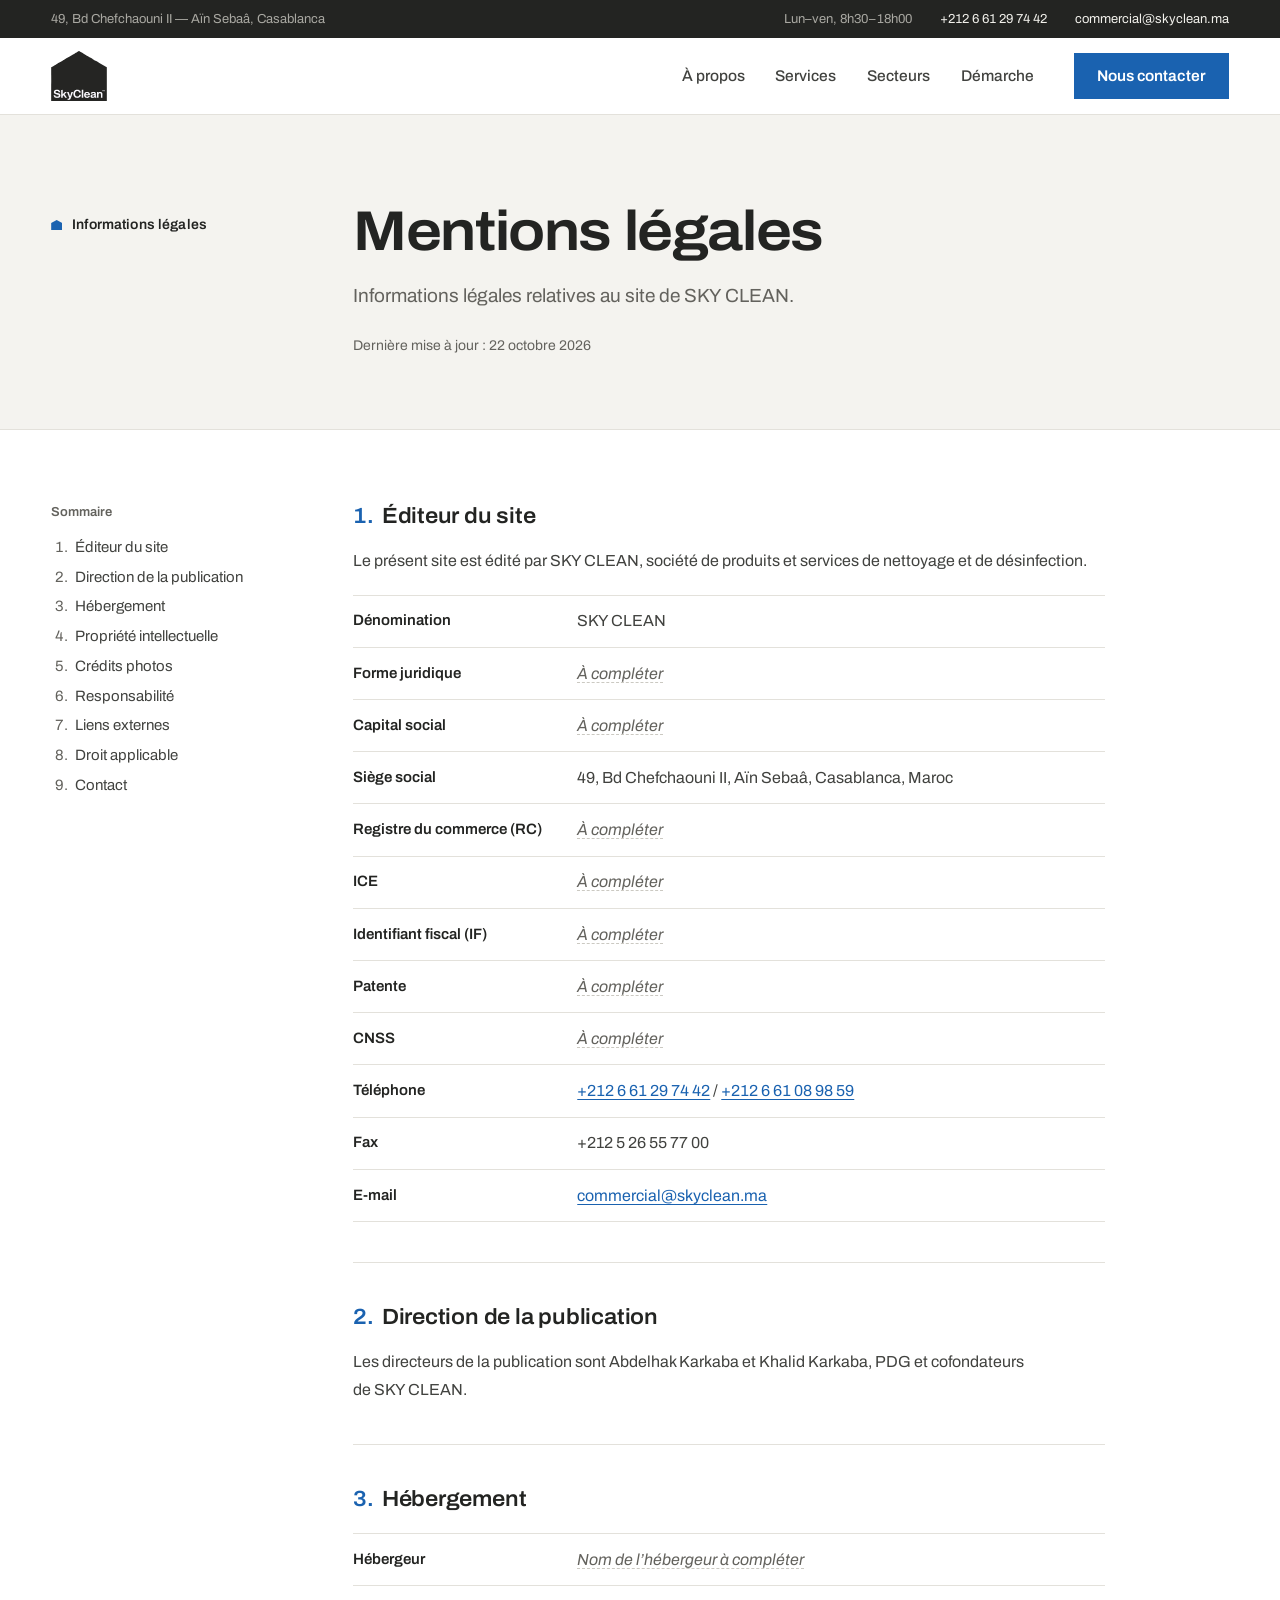
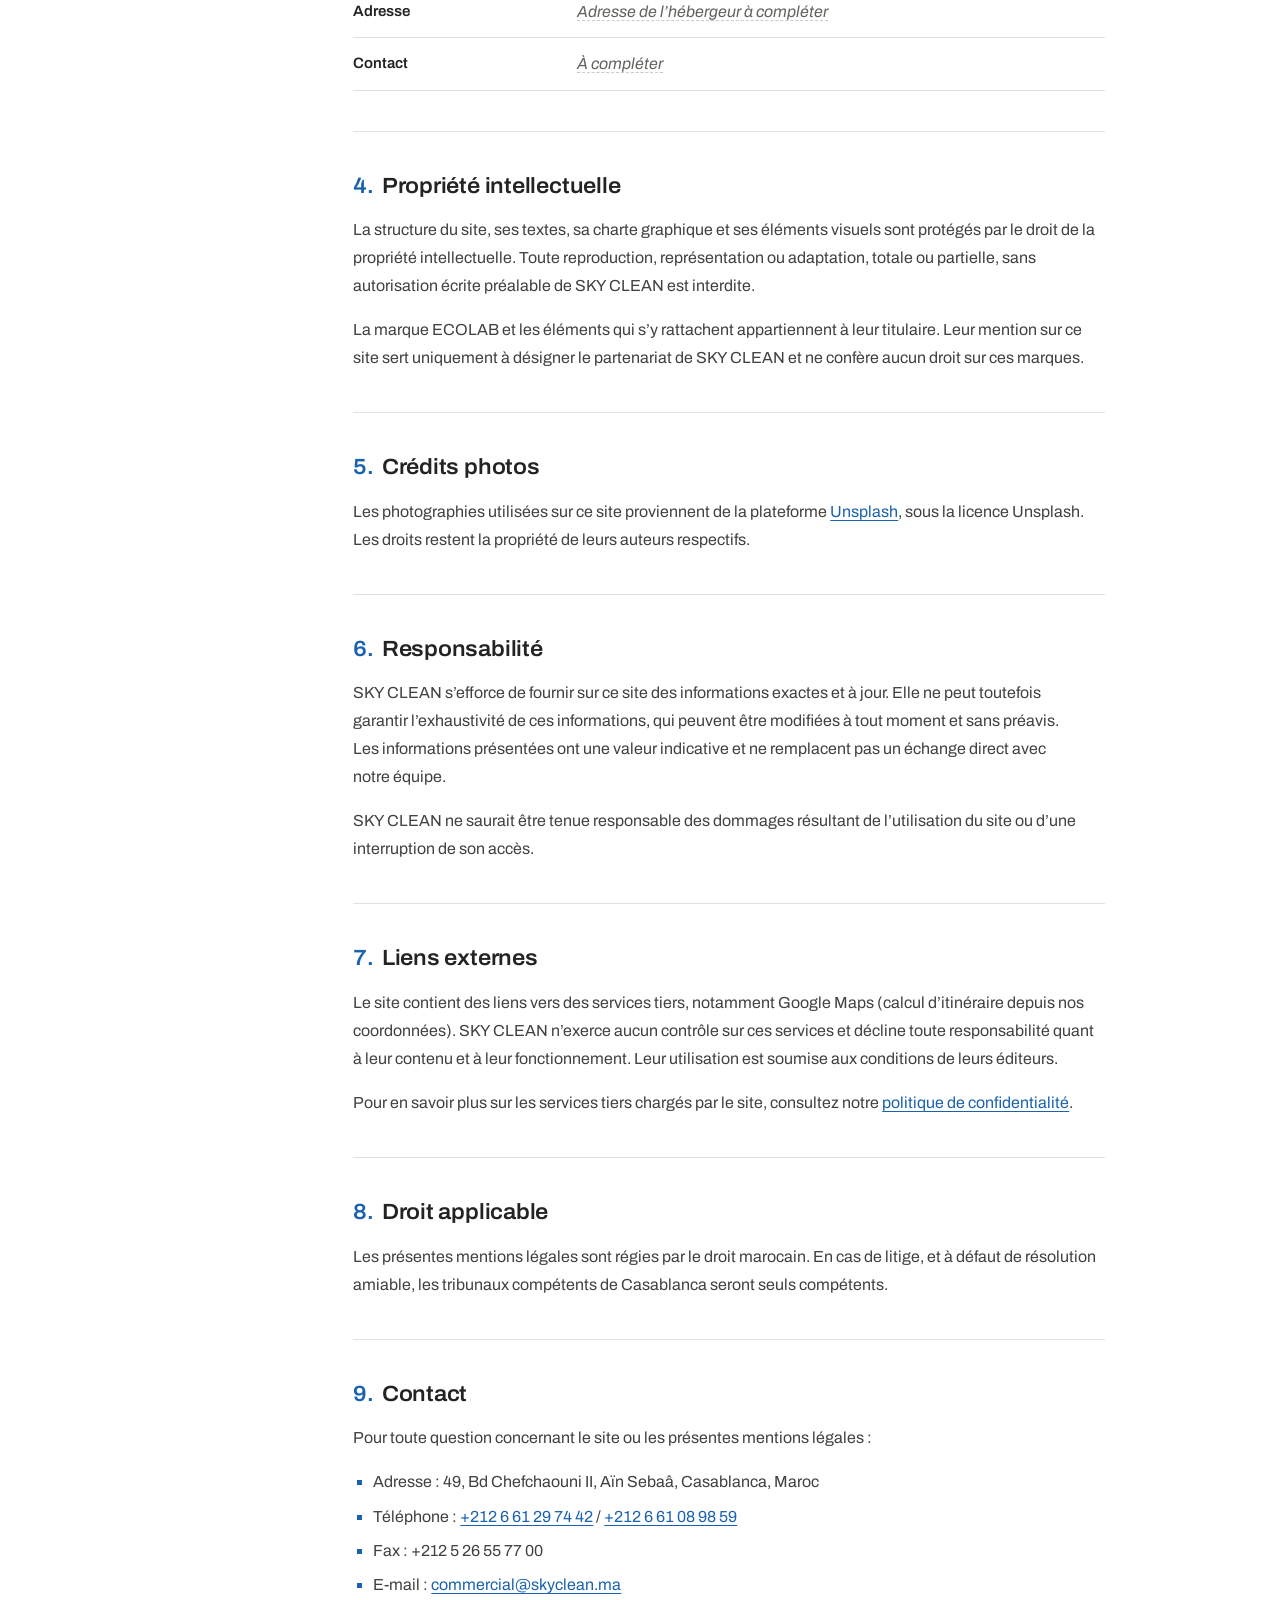
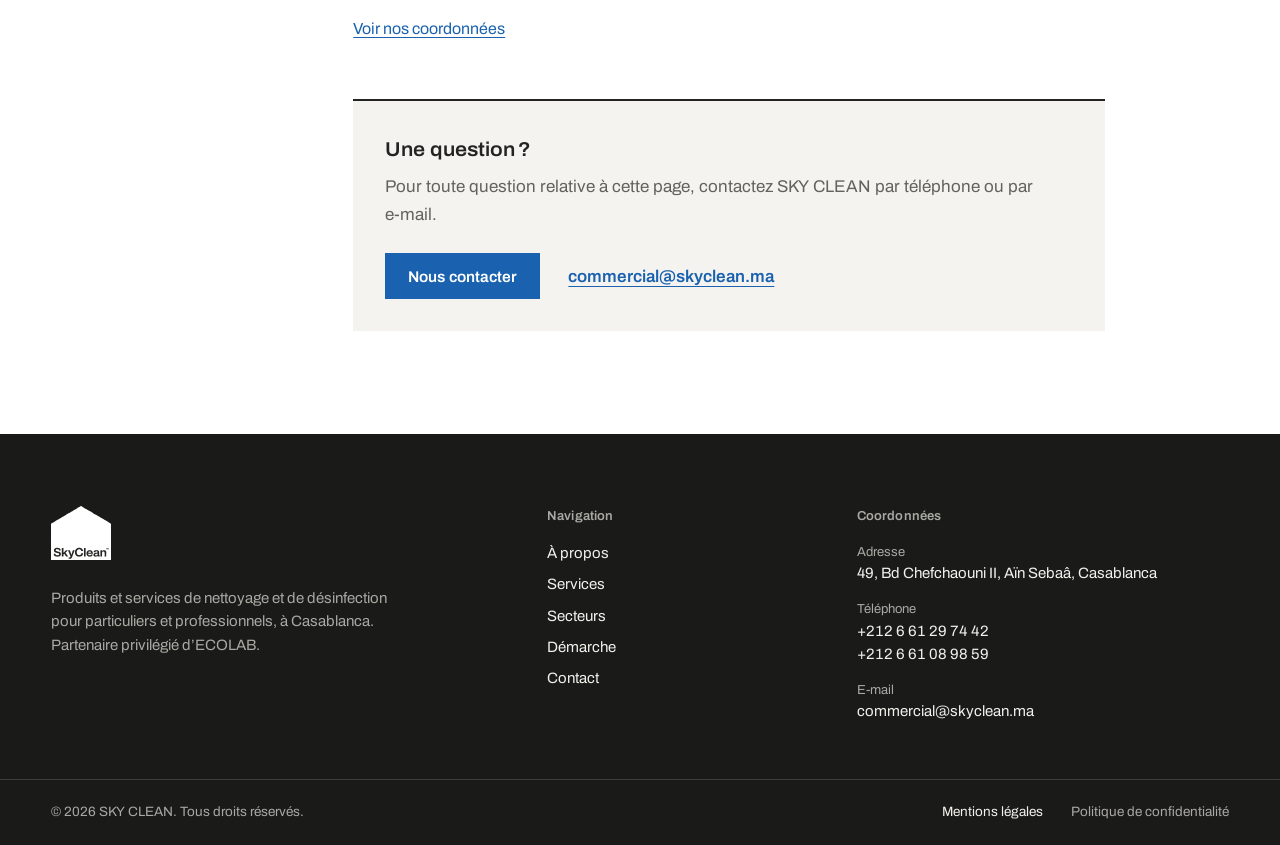
<file: mentions-legales.html>
<!DOCTYPE html>
<html lang="fr">
<head>
  <meta charset="UTF-8" />
  <meta name="viewport" content="width=device-width, initial-scale=1, viewport-fit=cover" />
  <title>Mentions légales — SKY&nbsp;CLEAN</title>
  <meta name="description" content="Mentions légales du site SKY CLEAN : éditeur, direction de la publication, hébergement, propriété intellectuelle et droit applicable." />
  <meta name="theme-color" content="#ffffff" />
  <link rel="preconnect" href="https://fonts.googleapis.com" />
  <link rel="preconnect" href="https://fonts.gstatic.com" crossorigin />
  <link href="https://fonts.googleapis.com/css2?family=Archivo:wdth,wght@100..125,400..700&display=swap" rel="stylesheet" />
  <link rel="icon" type="image/svg+xml" href="img/skyclean-favicon.svg" />
  <link rel="stylesheet" href="styles.css?v=18" />
</head>
<body>
  <a class="skip-link" href="#contenu">Aller au contenu</a>

  <div class="topbar">
    <div class="wrap topbar-inner">
      <p>49, Bd Chefchaouni II — Aïn Sebaâ, Casablanca</p>
      <ul class="topbar-info">
        <li>Lun–ven, 8h30–18h00</li>
        <li><a href="tel:+212661297442">+212 6 61 29 74 42</a></li>
        <li><a href="mailto:commercial@skyclean.ma">commercial@skyclean.ma</a></li>
      </ul>
    </div>
  </div>

  <header class="site-header" id="site-header">
    <div class="wrap header-inner">
      <a class="brand" href="index.html#accueil" aria-label="SKY CLEAN, retour à l'accueil">
        <svg class="brand-logo" viewBox="205 274 1638 1471" width="56" height="50" aria-hidden="true" focusable="false"><image href="img/skyclean-logo.svg" x="0" y="0" width="2048" height="2048"/></svg>
      </a>

      <nav class="main-nav" aria-label="Navigation principale">
        <ul class="nav-list">
          <li><a href="index.html#a-propos" class="nav-link">À propos</a></li>
          <li><a href="index.html#services" class="nav-link">Services</a></li>
          <li><a href="index.html#secteurs" class="nav-link">Secteurs</a></li>
          <li><a href="index.html#demarche" class="nav-link">Démarche</a></li>
        </ul>
      </nav>

      <div class="header-actions">
        <a href="index.html#consultation" class="btn btn-primary header-cta">Nous contacter</a>
        <a href="tel:+212661297442" class="header-call" aria-label="Appeler le +212 6 61 29 74 42">
          <svg viewBox="0 0 20 20" aria-hidden="true" focusable="false"><path d="M6.6 2.5H4.2a1.7 1.7 0 0 0-1.7 1.9 15.4 15.4 0 0 0 13.2 13.2 1.7 1.7 0 0 0 1.9-1.7v-2.4a1 1 0 0 0-.8-1l-3-.7a1 1 0 0 0-1 .3l-1.2 1.2a12 12 0 0 1-5.1-5.1l1.2-1.2a1 1 0 0 0 .3-1l-.7-3a1 1 0 0 0-1-.8z" fill="none" stroke="currentColor" stroke-width="1.5" stroke-linejoin="round"/></svg>
          <span>Appeler</span>
        </a>
        <button class="menu-toggle" type="button" aria-expanded="false" aria-controls="mobile-menu" aria-label="Ouvrir le menu">
          <span class="bar"></span><span class="bar"></span><span class="bar"></span>
        </button>
      </div>
    </div>
  </header>

  <div class="menu-overlay" id="mobile-menu" role="dialog" aria-modal="true" aria-label="Menu" aria-hidden="true" inert>
    <div class="menu-bar">
      <a class="brand" href="index.html#accueil" aria-label="SKY CLEAN, retour à l'accueil"><svg class="brand-logo" viewBox="205 274 1638 1471" width="56" height="50" aria-hidden="true" focusable="false"><image href="img/skyclean-logo.svg" x="0" y="0" width="2048" height="2048"/></svg></a>
      <button class="menu-close" type="button" aria-label="Fermer le menu">
        <svg viewBox="0 0 20 20" width="20" height="20" aria-hidden="true" focusable="false"><path d="M4 4l12 12M16 4L4 16" stroke="currentColor" stroke-width="1.75" fill="none"/></svg>
      </button>
    </div>
    <div class="menu-body">
      <nav aria-label="Navigation mobile">
        <ul class="menu-list">
          <li><a href="index.html#accueil" class="menu-link">Accueil</a></li>
          <li><a href="index.html#a-propos" class="menu-link">À propos</a></li>
          <li><a href="index.html#services" class="menu-link">Services</a></li>
          <li><a href="index.html#secteurs" class="menu-link">Secteurs</a></li>
          <li><a href="index.html#demarche" class="menu-link">Démarche</a></li>
          <li><a href="index.html#consultation" class="menu-link">Contact</a></li>
        </ul>
      </nav>
      <dl class="menu-contact">
        <div>
          <dt>Téléphone</dt>
          <dd><a href="tel:+212661297442">+212 6 61 29 74 42</a></dd>
          <dd><a href="tel:+212661089859">+212 6 61 08 98 59</a></dd>
        </div>
        <div>
          <dt>E-mail</dt>
          <dd><a href="mailto:commercial@skyclean.ma">commercial@skyclean.ma</a></dd>
        </div>
        <div>
          <dt>Horaires</dt>
          <dd>Lun–ven, 8h30–18h00</dd>
        </div>
      </dl>
    </div>
    <div class="menu-foot">
      <a href="index.html#consultation" class="btn btn-primary btn-block">Demander une consultation</a>
    </div>
  </div>

  <main id="contenu" class="legal">
    <!-- Source : modèle de texte fourni à titre indicatif ; il doit être relu et validé par un professionnel du droit avant publication. -->
    <section class="legal-hero" aria-labelledby="legal-title">
      <div class="wrap grid-12 legal-hero-inner">
        <p class="section-tag">Informations légales</p>
        <div class="legal-hero-main">
          <h1 class="legal-title" id="legal-title">Mentions légales</h1>
          <p class="legal-lead">Informations légales relatives au site de SKY&nbsp;CLEAN.</p>
          <p class="legal-updated">Dernière mise à jour&nbsp;: <time datetime="2026-10-22">22 octobre 2026</time></p>
        </div>
      </div>
    </section>

    <div class="wrap grid-12 legal-layout">
      <nav class="legal-toc" aria-labelledby="toc-title">
        <h2 class="legal-toc-title" id="toc-title">Sommaire</h2>
        <ol>
          <li><a href="#editeur">Éditeur du site</a></li>
          <li><a href="#direction">Direction de la publication</a></li>
          <li><a href="#hebergement">Hébergement</a></li>
          <li><a href="#propriete">Propriété intellectuelle</a></li>
          <li><a href="#credits">Crédits photos</a></li>
          <li><a href="#responsabilite">Responsabilité</a></li>
          <li><a href="#liens">Liens externes</a></li>
          <li><a href="#droit">Droit applicable</a></li>
          <li><a href="#contact">Contact</a></li>
        </ol>
      </nav>

      <div class="legal-content">
        <section id="editeur" class="legal-section" aria-labelledby="editeur-t">
          <h2 id="editeur-t"><span class="legal-num">1.</span> Éditeur du site</h2>
          <p>Le présent site est édité par SKY&nbsp;CLEAN, société de produits et services de nettoyage et de désinfection.</p>
          <!-- TODO mentions légales : renseigner forme juridique, capital, RC, ICE, IF, patente et CNSS (données officielles de SKY CLEAN, ne pas inventer). -->
          <dl class="legal-dl">
            <div><dt>Dénomination</dt><dd>SKY&nbsp;CLEAN</dd></div>
            <div><dt>Forme juridique</dt><dd><span class="todo" data-todo="forme-juridique">À compléter</span></dd></div>
            <div><dt>Capital social</dt><dd><span class="todo" data-todo="capital">À compléter</span></dd></div>
            <div><dt>Siège social</dt><dd>49, Bd Chefchaouni II, Aïn Sebaâ, Casablanca, Maroc</dd></div>
            <div><dt>Registre du commerce (RC)</dt><dd><span class="todo" data-todo="rc">À compléter</span></dd></div>
            <div><dt>ICE</dt><dd><span class="todo" data-todo="ice">À compléter</span></dd></div>
            <div><dt>Identifiant fiscal (IF)</dt><dd><span class="todo" data-todo="if">À compléter</span></dd></div>
            <div><dt>Patente</dt><dd><span class="todo" data-todo="patente">À compléter</span></dd></div>
            <div><dt>CNSS</dt><dd><span class="todo" data-todo="cnss">À compléter</span></dd></div>
            <div><dt>Téléphone</dt><dd><a href="tel:+212661297442">+212 6 61 29 74 42</a> / <a href="tel:+212661089859">+212 6 61 08 98 59</a></dd></div>
            <div><dt>Fax</dt><dd>+212 5 26 55 77 00</dd></div>
            <div><dt>E-mail</dt><dd><a href="mailto:commercial@skyclean.ma">commercial@skyclean.ma</a></dd></div>
          </dl>
        </section>

        <section id="direction" class="legal-section" aria-labelledby="direction-t">
          <h2 id="direction-t"><span class="legal-num">2.</span> Direction de la publication</h2>
          <p>Les directeurs de la publication sont Abdelhak Karkaba et Khalid Karkaba, PDG et cofondateurs de SKY&nbsp;CLEAN.</p>
        </section>

        <section id="hebergement" class="legal-section" aria-labelledby="hebergement-t">
          <h2 id="hebergement-t"><span class="legal-num">3.</span> Hébergement</h2>
          <!-- TODO hébergement : renseigner le nom, l'adresse et le contact de l'hébergeur du site. -->
          <dl class="legal-dl">
            <div><dt>Hébergeur</dt><dd><span class="todo" data-todo="hebergeur-nom">Nom de l’hébergeur à compléter</span></dd></div>
            <div><dt>Adresse</dt><dd><span class="todo" data-todo="hebergeur-adresse">Adresse de l’hébergeur à compléter</span></dd></div>
            <div><dt>Contact</dt><dd><span class="todo" data-todo="hebergeur-contact">À compléter</span></dd></div>
          </dl>
        </section>

        <section id="propriete" class="legal-section" aria-labelledby="propriete-t">
          <h2 id="propriete-t"><span class="legal-num">4.</span> Propriété intellectuelle</h2>
          <p>La structure du site, ses textes, sa charte graphique et ses éléments visuels sont protégés par le droit de la propriété intellectuelle. Toute reproduction, représentation ou adaptation, totale ou partielle, sans autorisation écrite préalable de SKY&nbsp;CLEAN est interdite.</p>
          <p>La marque ECOLAB et les éléments qui s’y rattachent appartiennent à leur titulaire. Leur mention sur ce site sert uniquement à désigner le partenariat de SKY&nbsp;CLEAN et ne confère aucun droit sur ces marques.</p>
        </section>

        <section id="credits" class="legal-section" aria-labelledby="credits-t">
          <h2 id="credits-t"><span class="legal-num">5.</span> Crédits photos</h2>
          <p>Les photographies utilisées sur ce site proviennent de la plateforme <a href="https://unsplash.com" target="_blank" rel="noopener">Unsplash<span class="sr-only"> (nouvel onglet)</span></a>, sous la licence Unsplash. Les droits restent la propriété de leurs auteurs respectifs.</p>
        </section>

        <section id="responsabilite" class="legal-section" aria-labelledby="responsabilite-t">
          <h2 id="responsabilite-t"><span class="legal-num">6.</span> Responsabilité</h2>
          <p>SKY&nbsp;CLEAN s’efforce de fournir sur ce site des informations exactes et à jour. Elle ne peut toutefois garantir l’exhaustivité de ces informations, qui peuvent être modifiées à tout moment et sans préavis. Les informations présentées ont une valeur indicative et ne remplacent pas un échange direct avec notre équipe.</p>
          <p>SKY&nbsp;CLEAN ne saurait être tenue responsable des dommages résultant de l’utilisation du site ou d’une interruption de son accès.</p>
        </section>

        <section id="liens" class="legal-section" aria-labelledby="liens-t">
          <h2 id="liens-t"><span class="legal-num">7.</span> Liens externes</h2>
          <p>Le site contient des liens vers des services tiers, notamment Google Maps (calcul d’itinéraire depuis nos coordonnées). SKY&nbsp;CLEAN n’exerce aucun contrôle sur ces services et décline toute responsabilité quant à leur contenu et à leur fonctionnement. Leur utilisation est soumise aux conditions de leurs éditeurs.</p>
          <p>Pour en savoir plus sur les services tiers chargés par le site, consultez notre <a href="confidentialite.html">politique de confidentialité</a>.</p>
        </section>

        <section id="droit" class="legal-section" aria-labelledby="droit-t">
          <h2 id="droit-t"><span class="legal-num">8.</span> Droit applicable</h2>
          <p>Les présentes mentions légales sont régies par le droit marocain. En cas de litige, et à défaut de résolution amiable, les tribunaux compétents de Casablanca seront seuls compétents.</p>
        </section>

        <section id="contact" class="legal-section" aria-labelledby="contact-t">
          <h2 id="contact-t"><span class="legal-num">9.</span> Contact</h2>
          <p>Pour toute question concernant le site ou les présentes mentions légales&nbsp;:</p>
          <ul>
            <li>Adresse&nbsp;: 49, Bd Chefchaouni II, Aïn Sebaâ, Casablanca, Maroc</li>
            <li>Téléphone&nbsp;: <a href="tel:+212661297442">+212 6 61 29 74 42</a> / <a href="tel:+212661089859">+212 6 61 08 98 59</a></li>
            <li>Fax&nbsp;: +212 5 26 55 77 00</li>
            <li>E-mail&nbsp;: <a href="mailto:commercial@skyclean.ma">commercial@skyclean.ma</a></li>
          </ul>
          <p><a href="index.html#consultation">Voir nos coordonnées</a></p>
        </section>

        <div class="legal-cta">
          <h2>Une question&#8239;?</h2>
          <p>Pour toute question relative à cette page, contactez SKY&nbsp;CLEAN par téléphone ou par e-mail.</p>
          <div class="legal-cta-actions">
            <a href="index.html#consultation" class="btn btn-primary">Nous contacter</a>
            <a href="mailto:commercial@skyclean.ma" class="text-link">commercial@skyclean.ma</a>
          </div>
        </div>
      </div>
    </div>
  </main>

  <footer class="site-footer">
    <div class="wrap footer-inner">
      <div class="footer-brand">
        <a class="brand" href="index.html#accueil" aria-label="SKY CLEAN, retour à l'accueil"><img class="brand-logo" src="img/skyclean-logo-light.svg" alt="" width="60" height="54" /></a>
        <p class="footer-desc">Produits et services de nettoyage et de désinfection pour particuliers et professionnels, à Casablanca. Partenaire privilégié d’ECOLAB.</p>
      </div>

      <nav class="footer-col" aria-label="Plan du site">
        <h2 class="footer-title">Navigation</h2>
        <ul>
          <li><a href="index.html#a-propos">À propos</a></li>
          <li><a href="index.html#services">Services</a></li>
          <li><a href="index.html#secteurs">Secteurs</a></li>
          <li><a href="index.html#demarche">Démarche</a></li>
          <li><a href="index.html#consultation">Contact</a></li>
        </ul>
      </nav>

      <div class="footer-col">
        <h2 class="footer-title">Coordonnées</h2>
        <dl class="footer-contact">
          <div>
            <dt>Adresse</dt>
            <dd><address><a href="https://www.google.com/maps/dir/?api=1&amp;destination=49+Bd+Chefchaouni+II+Ain+Sebaa+Casablanca" target="_blank" rel="noopener">49, Bd Chefchaouni II, Aïn Sebaâ, Casablanca<span class="sr-only"> (itinéraire, nouvel onglet)</span></a></address></dd>
          </div>
          <div>
            <dt>Téléphone</dt>
            <dd><a href="tel:+212661297442">+212 6 61 29 74 42</a><br><a href="tel:+212661089859">+212 6 61 08 98 59</a></dd>
          </div>
          <div>
            <dt>E-mail</dt>
            <dd><a href="mailto:commercial@skyclean.ma">commercial@skyclean.ma</a></dd>
          </div>
        </dl>
      </div>
    </div>

    <div class="footer-bottom">
      <div class="wrap footer-bottom-inner">
        <p>© <span id="year">2026</span> SKY&nbsp;CLEAN. Tous droits réservés.</p>
        <ul class="footer-legal">
          <li><a href="mentions-legales.html" aria-current="page">Mentions légales</a></li>
          <li><a href="confidentialite.html">Politique de confidentialité</a></li>
        </ul>
      </div>
    </div>
  </footer>

  <script src="lenis.min.js"></script>
  <script src="script.js?v=19"></script>
</body>
</html>
</file>
<file: styles.css>
:root {
  --ink: #232422;
  --ink-2: #41423F;
  --muted: #63625D;
  --line: #E3E1DB;
  --line-strong: #CBC9C2;
  --paper: #F4F3EF;
  --white: #FFFFFF;
  --blue: #1A62B0;
  --blue-dark: #134C8A;
  --blue-light: #8CBBF0;
  --on-dark: #F2F1EC;
  --on-dark-muted: #A9A8A2;
  --on-dark-line: rgba(242, 241, 236, .16);

  --content: 100vw;
  --gutter: clamp(1.25rem, 4vw, 4.5rem);
  --gap: clamp(1.25rem, 2.4vw, 2rem);
  --section-y: clamp(4.5rem, 8vw, 7rem);
  --topbar-h: 38px;
  --header-h: 76px;
  /* Silhouette du logo (maison) */
  --roof: polygon(50% 0, 100% 32%, 100% 100%, 0 100%, 0 32%);

  font-family: "Archivo", "Helvetica Neue", Arial, sans-serif;
}

*, *::before, *::after { box-sizing: border-box; }
html { scroll-behavior: smooth; scroll-padding-top: var(--header-h); -webkit-text-size-adjust: 100%; text-size-adjust: 100%; }
body {
  margin: 0; background: var(--white); color: var(--ink);
  font-size: 1.0625rem; line-height: 1.6;
  -webkit-font-smoothing: antialiased; -moz-osx-font-smoothing: grayscale; -webkit-tap-highlight-color: transparent;
  padding-left: env(safe-area-inset-left); padding-right: env(safe-area-inset-right);
}
img { display: block; max-width: 100%; height: auto; }
a { color: inherit; text-decoration: none; }
ul, ol { list-style: none; margin: 0; padding: 0; }
h1, h2, h3, p, figure, dl, dd { margin: 0; }
h1, h2, h3 { font-weight: 600; text-wrap: balance; }
p { text-wrap: pretty; }
address { font-style: normal; }
a[href^="tel:"], .nowrap { white-space: nowrap; font-variant-numeric: tabular-nums; }
::selection { background: var(--blue); color: #fff; }

a:focus-visible, button:focus-visible { outline: 2px solid var(--blue); outline-offset: 3px; }
.on-dark a:focus-visible, .site-footer a:focus-visible, .topbar a:focus-visible { outline-color: var(--blue-light); }

.skip-link {
  position: absolute; left: 1rem; top: -4rem; z-index: 2000;
  background: var(--ink); color: #fff; padding: .7rem 1rem; font-weight: 600;
  transition: top .2s;
}
.skip-link:focus { top: 1rem; }
.sr-only { position: absolute; width: 1px; height: 1px; padding: 0; margin: -1px; overflow: hidden; clip: rect(0 0 0 0); white-space: nowrap; border: 0; }

/* Layout */
.wrap { width: 100%; max-width: none; margin: 0 auto; padding-left: var(--gutter); padding-right: var(--gutter); }
.grid-12 { display: grid; grid-template-columns: repeat(12, minmax(0, 1fr)); column-gap: var(--gap); }
.rail-main { grid-column: 4 / -1; }

.section { padding: var(--section-y) 0; }
.section-head { row-gap: 1rem; margin-bottom: clamp(2.75rem, 5vw, 4rem); }
.section-head > .section-tag { grid-column: 1 / span 3; align-self: start; padding-top: .9rem; }
.section-head-main { grid-column: 4 / span 8; }

.section-tag {
  display: flex; align-items: center; gap: .625rem;
  font-size: .875rem; font-weight: 600; line-height: 1.3; letter-spacing: .01em; color: var(--ink);
}
.section-tag::before { content: ""; flex: none; width: 11px; height: 10px; background: var(--blue); clip-path: var(--roof); }
.on-dark .section-tag { color: var(--on-dark); }
.on-dark .section-tag::before { background: var(--blue-light); }

.section-title { font-size: clamp(2rem, 3.6vw, 3.125rem); line-height: 1.05; font-weight: 650; font-stretch: 110%; letter-spacing: -.022em; }
.section-intro { margin-top: 1.25rem; max-width: 38rem; font-size: 1.1875rem; line-height: 1.55; color: var(--muted); }

.text-link {
  color: var(--blue); font-weight: 600;
  text-decoration: underline; text-decoration-thickness: 1px; text-underline-offset: 4px;
  transition: color .15s ease;
}
.text-link:hover { color: var(--blue-dark); }

/* Buttons */
.btn {
  display: inline-flex; align-items: center; justify-content: center; gap: .5rem;
  min-height: 46px; padding: .75rem 1.375rem;
  border: 1px solid transparent; border-radius: 0; background: transparent;
  font: inherit; font-size: .9688rem; font-weight: 600; line-height: 1.1; letter-spacing: .005em;
  white-space: nowrap; cursor: pointer;
  transition: background-color .15s ease, color .15s ease, border-color .15s ease;
}
.btn-lg { min-height: 54px; padding: 1rem 1.75rem; font-size: 1rem; }
.btn-block { width: 100%; }
.btn-primary { background: var(--blue); color: #fff; }
.btn-primary:hover { background: var(--blue-dark); }
.btn-secondary { color: var(--ink); border-color: var(--line-strong); }
.btn-secondary:hover { border-color: var(--ink); }
.btn-light { color: var(--on-dark); border-color: rgba(242, 241, 236, .4); }
.btn-light:hover { background: var(--on-dark); border-color: var(--on-dark); color: var(--ink); }

/* Top bar */
.topbar { background: var(--ink); color: var(--on-dark-muted); font-size: .8125rem; line-height: 1.3; }
.topbar-inner { display: flex; align-items: center; justify-content: space-between; gap: 2rem; min-height: var(--topbar-h); }
.topbar-info { display: flex; align-items: center; gap: 1.75rem; }
.topbar a { color: var(--on-dark); transition: color .15s ease; }
.topbar a:hover { color: #fff; text-decoration: underline; text-underline-offset: 3px; }

/* Header */
.site-header {
  position: sticky; top: 0; z-index: 50;
  background: var(--white); border-bottom: 1px solid var(--line);
  transition: box-shadow .25s ease;
}
.site-header.is-scrolled { box-shadow: 0 8px 20px -14px rgba(35, 36, 34, .4); }
.header-inner { display: flex; align-items: center; gap: 2.5rem; height: var(--header-h); }
.brand { display: inline-flex; align-items: center; margin-right: auto; line-height: 0; }
.brand-logo { display: block; width: auto; height: 50px; }

.nav-list { display: flex; gap: clamp(1.5rem, 2.4vw, 2.25rem); }
.nav-link {
  position: relative; display: flex; align-items: center; height: var(--header-h);
  font-size: .9688rem; font-weight: 500; color: var(--ink-2);
  transition: color .15s ease;
}
.nav-link::after {
  content: ""; position: absolute; left: 0; right: 0; bottom: -1px; height: 2px; background: var(--blue);
  transform: scaleX(0); transform-origin: left; transition: transform .25s ease;
}
.nav-link:hover, .nav-link.is-active { color: var(--ink); }
.nav-link.is-active::after { transform: scaleX(1); }
.nav-link:focus-visible { outline-offset: -6px; }

.header-actions { display: flex; align-items: center; gap: .625rem; }
.header-call {
  display: none; align-items: center; gap: .5rem; height: 44px; padding: 0 .875rem;
  border: 1px solid var(--line-strong); color: var(--ink);
  font-size: .9375rem; font-weight: 600; touch-action: manipulation;
}
.header-call svg { flex: none; width: 17px; height: 17px; }
.menu-toggle {
  display: none; width: 44px; height: 44px; padding: 0;
  border: 1px solid var(--line-strong); border-radius: 0; background: var(--white); color: var(--ink); cursor: pointer;
  flex-direction: column; align-items: center; justify-content: center; gap: 5px; touch-action: manipulation;
}
.menu-toggle .bar { display: block; width: 18px; height: 2px; background: currentColor; }

@media (max-width: 1100px) {
  .header-inner { gap: 1.75rem; }
}
@media (max-width: 900px) {
  :root { --header-h: 64px; }
  .topbar, .main-nav, .header-cta { display: none; }
  .header-call, .menu-toggle { display: inline-flex; }
  .header-inner { gap: 1rem; }
  .brand-logo { height: 44px; }
}
@media (max-width: 360px) {
  .header-call { width: 44px; padding: 0; justify-content: center; }
  .header-call span { display: none; }
}

@media (prefers-reduced-motion: reduce) {
  *, *::before, *::after { transition: none !important; scroll-behavior: auto !important; }
}

/* Hero */
.hero { border-bottom: 1px solid var(--line); }
.hero-grid {
  --side: var(--gutter);
  display: grid;
  grid-template-columns: var(--side) minmax(0, 7fr) minmax(0, 5fr) var(--side);
  min-height: clamp(520px, calc(100svh - var(--topbar-h) - var(--header-h) - 140px), 700px);
}
.hero-text { grid-column: 2; align-self: center; padding: clamp(3.5rem, 7vh, 5.5rem) clamp(2rem, 5vw, 4.5rem) clamp(3.5rem, 7vh, 5.5rem) 0; }
.hero-title { margin-top: 1.5rem; font-size: clamp(2.5rem, 4.6vw, 4.125rem); line-height: 1.02; font-weight: 650; font-stretch: 110%; letter-spacing: -.028em; }
.hero-lead { margin-top: 1.5rem; max-width: 34rem; font-size: 1.25rem; line-height: 1.5; color: var(--muted); }
.hero-actions { display: flex; flex-wrap: wrap; gap: .75rem; margin-top: 2.25rem; }
.hero-call { margin-top: 1.5rem; font-size: .9375rem; color: var(--muted); }
.hero-call a {
  color: var(--ink); font-weight: 600;
  text-decoration: underline; text-decoration-color: var(--line-strong); text-underline-offset: 4px;
  transition: text-decoration-color .15s ease;
}
.hero-call a:hover { text-decoration-color: currentColor; }
.hero-media { grid-column: 3; position: relative; background: var(--paper); }
.hero-media img { position: absolute; inset: 0; width: 100%; height: 100%; object-fit: cover; object-position: 50% 62%; }

.hero-facts-bar { border-top: 1px solid var(--line); }
.hero-facts { display: grid; grid-template-columns: repeat(3, minmax(0, 1fr)); }
.hero-facts li { padding: 1.625rem 2rem 1.75rem; border-left: 1px solid var(--line); }
.hero-facts li:first-child { padding-left: 0; border-left: 0; }
.fact-title { display: block; font-size: 1rem; font-weight: 600; line-height: 1.35; }
.fact-text { display: block; margin-top: .25rem; font-size: .9375rem; line-height: 1.5; color: var(--muted); }

@media (max-width: 900px) {
  .hero-grid { display: block; min-height: 0; }
  .hero-text { padding: 2.75rem var(--gutter); }
  .hero-media { aspect-ratio: 16 / 11; }
  .hero-facts { grid-template-columns: 1fr; }
  .hero-facts li, .hero-facts li:first-child { padding: 1.25rem 0; border-left: 0; }
  .hero-facts li + li { border-top: 1px solid var(--line); }
}
@media (max-width: 640px) {
  .hero-text { padding-top: 2.25rem; }
  .hero-title { margin-top: 1.25rem; font-size: clamp(2.125rem, 9.4vw, 2.625rem); line-height: 1.05; }
  .hero-lead { margin-top: 1.25rem; font-size: 1.0938rem; }
  .hero-actions { flex-direction: column; margin-top: 1.75rem; }
  .hero-actions .btn { width: 100%; }
  .hero-media { aspect-ratio: 4 / 3; }
}

/* À propos */
.about-body { row-gap: 2.75rem; align-items: start; }
.about-text { grid-column: 4 / span 5; }
.about-lead { font-size: 1.375rem; line-height: 1.45; letter-spacing: -.006em; }
.about-text p + p { margin-top: 1.25rem; color: var(--muted); }
.about-text .text-link { display: inline-block; margin-top: 1.75rem; }
.about-facts { grid-column: 10 / span 3; border-top: 2px solid var(--ink); }
.about-facts > div { padding: .875rem 0 .9375rem; border-bottom: 1px solid var(--line); }
.about-facts dt { font-size: .8125rem; color: var(--muted); }
.about-facts dd { margin-top: .125rem; font-size: 1rem; line-height: 1.45; font-weight: 500; }
.about-media { margin-top: clamp(3.5rem, 7vw, 5.5rem); background: var(--paper); }
.about-media img { width: 100%; aspect-ratio: 21 / 9; object-fit: cover; object-position: 50% 48%; }

/* Partenariat */
.partner { padding: var(--section-y) 0; background: var(--ink); color: var(--on-dark); }
.partner-inner { row-gap: 3rem; align-items: start; }
.partner-head { grid-column: 1 / span 5; }
.partner-head .section-title { margin-top: 1.25rem; }
.partner-text { margin-top: 1.5rem; max-width: 30rem; font-size: 1.125rem; line-height: 1.6; color: var(--on-dark-muted); }
.partner-list { grid-column: 7 / span 6; border-top: 1px solid var(--on-dark-line); }
.partner-list li {
  padding: 1.5rem 0; border-bottom: 1px solid var(--on-dark-line);
  font-size: clamp(1.25rem, 2vw, 1.625rem); line-height: 1.3; font-weight: 500; font-stretch: 105%; letter-spacing: -.01em;
}

/* Services */
.services { background: var(--paper); }
.service {
  display: grid; grid-template-columns: minmax(0, 4fr) minmax(0, 5fr); column-gap: var(--gap);
  padding: 1.875rem 0 2rem; border-top: 1px solid var(--line-strong);
}
.service:last-child { border-bottom: 1px solid var(--line-strong); }
.service-title { font-size: clamp(1.25rem, 1.8vw, 1.5rem); line-height: 1.2; font-weight: 600; font-stretch: 106%; letter-spacing: -.012em; }
.service-text { max-width: 32rem; color: var(--muted); }
.services-foot { display: flex; flex-wrap: wrap; align-items: center; justify-content: space-between; gap: 1.25rem 2rem; margin-top: 2.5rem; }
.services-foot p { max-width: 34rem; color: var(--ink-2); }

/* Secteurs */
.sector-grid { display: grid; grid-template-columns: repeat(3, minmax(0, 1fr)); gap: clamp(2.25rem, 4vw, 3.25rem) var(--gap); }
.sector-media { aspect-ratio: 4 / 3; overflow: hidden; background: var(--paper); }
.sector-media img { width: 100%; height: 100%; object-fit: cover; filter: saturate(.85); }
.sector-body { padding-top: 1.125rem; }
.sector-title { font-size: 1.25rem; line-height: 1.25; font-weight: 600; font-stretch: 106%; letter-spacing: -.01em; }
.sector-text { margin-top: .375rem; font-size: 1rem; line-height: 1.55; color: var(--muted); }
.sector--more {
  display: flex; flex-direction: column; justify-content: space-between; gap: 2rem;
  padding: clamp(1.5rem, 2.5vw, 2rem); background: var(--paper);
}
.sector--more .sector-body { padding-top: 0; }
.sector-icon { width: 40px; height: 36px; background: var(--blue); clip-path: var(--roof); }
.sector-kicker { margin-bottom: .375rem; font-size: .8125rem; font-weight: 600; color: var(--blue); }
.sectors-foot { margin-top: clamp(2.5rem, 5vw, 3.5rem); padding-top: 1.5rem; border-top: 1px solid var(--line); color: var(--ink-2); }

@media (max-width: 1024px) and (min-width: 641px) {
  .sector-grid { grid-template-columns: repeat(2, minmax(0, 1fr)); }
}

/* Démarche */
.process { background: var(--paper); }
.process-list { display: grid; grid-template-columns: repeat(4, minmax(0, 1fr)); gap: 2.5rem var(--gap); }
.process-list li { padding-top: 1.25rem; border-top: 2px solid var(--ink); }
.process-num { display: block; font-size: .8125rem; font-weight: 600; color: var(--blue); font-variant-numeric: tabular-nums; }
.process-list h3 { margin-top: 1.75rem; font-size: 1.25rem; line-height: 1.25; font-stretch: 106%; letter-spacing: -.01em; }
.process-list p { margin-top: .5rem; font-size: 1rem; line-height: 1.55; color: var(--muted); }

/* Contact */
.contact { padding: var(--section-y) 0; background: var(--ink); color: var(--on-dark); }
.contact-inner { row-gap: 3.5rem; align-items: end; }
.contact-main { grid-column: 1 / span 7; }
.contact .section-title { margin-top: 1.25rem; font-size: clamp(2.25rem, 4.4vw, 3.75rem); }
.contact-intro { margin-top: 1.25rem; max-width: 34rem; font-size: 1.1875rem; line-height: 1.55; color: var(--on-dark-muted); }
.contact-lines { display: grid; gap: 1.75rem; margin-top: 2.75rem; }
.contact-lines dt, .contact-details dt { font-size: .8125rem; color: var(--on-dark-muted); }
.contact-lines dd { margin-top: .25rem; }
.contact-lines a {
  font-size: clamp(1.375rem, 2.3vw, 1.875rem); line-height: 1.3; font-weight: 600; font-stretch: 106%; letter-spacing: -.01em;
  text-decoration: underline; text-decoration-color: transparent; text-decoration-thickness: 1px; text-underline-offset: 6px;
  transition: text-decoration-color .15s ease;
}
.contact-lines a:hover { text-decoration-color: currentColor; }
.contact-actions { display: flex; flex-wrap: wrap; gap: .75rem; margin-top: 2.75rem; }
.contact-details { grid-column: 9 / span 4; border-top: 1px solid var(--on-dark-line); }
.contact-details > div { padding: 1.25rem 0; border-bottom: 1px solid var(--on-dark-line); }
.contact-details dd { margin-top: .375rem; font-size: 1.0625rem; line-height: 1.55; }
.contact-details .text-link { display: inline-block; margin-top: .5rem; font-size: .9688rem; color: var(--blue-light); }
.contact-details .text-link:hover { color: #fff; }

/* Footer */
.site-footer { background: #1A1B19; color: var(--on-dark-muted); font-size: .9375rem; line-height: 1.55; }
.footer-inner {
  display: grid; grid-template-columns: minmax(0, 5fr) minmax(0, 3fr) minmax(0, 4fr); gap: 2.5rem var(--gap);
  padding-top: clamp(3.5rem, 6vw, 4.5rem); padding-bottom: clamp(3rem, 5vw, 3.5rem);
}
.site-footer a { color: var(--on-dark); transition: color .15s ease; }
.site-footer a:hover { color: var(--blue-light); }
.footer-brand .brand-logo { height: 54px; }
.footer-desc { margin-top: 1.25rem; max-width: 21rem; }
.footer-title { margin-bottom: 1rem; font-size: .8125rem; font-weight: 600; letter-spacing: .01em; color: var(--on-dark-muted); }
.footer-col ul { display: grid; gap: .5rem; }
.footer-contact { display: grid; gap: .875rem; }
.footer-contact dt { font-size: .8125rem; }
.footer-contact dd { color: var(--on-dark); }
.footer-bottom { border-top: 1px solid var(--on-dark-line); }
.footer-bottom-inner {
  display: flex; flex-wrap: wrap; align-items: center; justify-content: space-between; gap: .75rem 2rem;
  padding-top: 1.375rem; padding-bottom: calc(1.375rem + env(safe-area-inset-bottom));
  font-size: .8438rem;
}
.footer-legal { display: flex; flex-wrap: wrap; gap: .5rem 1.75rem; }
.site-footer .footer-legal a { color: var(--on-dark-muted); }
.site-footer .footer-legal a:hover, .site-footer .footer-legal a[aria-current="page"] { color: var(--on-dark); }

/* Pages légales */
.legal-hero { background: var(--paper); border-bottom: 1px solid var(--line); }
.legal-hero-inner { row-gap: 1rem; padding-top: clamp(3.5rem, 7vw, 5.5rem); padding-bottom: clamp(3rem, 6vw, 4.5rem); }
.legal-hero-inner > .section-tag { grid-column: 1 / span 3; align-self: start; padding-top: .8rem; }
.legal-hero-main { grid-column: 4 / span 8; }
.legal-title { font-size: clamp(2.25rem, 4.4vw, 3.5rem); line-height: 1.04; font-weight: 650; font-stretch: 110%; letter-spacing: -.025em; }
.legal-lead { margin-top: 1.25rem; max-width: 40rem; font-size: 1.1875rem; line-height: 1.55; color: var(--muted); }
.legal-updated { margin-top: 1.5rem; font-size: .875rem; color: var(--muted); }

.legal-layout { align-items: start; padding-top: clamp(3rem, 6vw, 4.5rem); padding-bottom: var(--section-y); }
.legal-toc { grid-column: 1 / span 3; position: sticky; top: calc(var(--header-h) + 2rem); }
.legal-toc-title { margin-bottom: .875rem; font-size: .8125rem; font-weight: 600; color: var(--muted); }
.legal-toc ol { list-style: decimal; padding-left: 1.25rem; }
.legal-toc li { margin-bottom: .5rem; padding-left: .25rem; font-size: .9375rem; line-height: 1.45; color: var(--muted); }
.legal-toc a { color: var(--ink-2); transition: color .15s ease; }
.legal-toc a:hover { color: var(--blue); text-decoration: underline; text-underline-offset: 3px; }
.legal-content { grid-column: 4 / span 8; max-width: 47rem; color: var(--ink-2); }

.legal-section { padding-bottom: 2.5rem; scroll-margin-top: calc(var(--header-h) + 1.5rem); }
.legal-section + .legal-section { padding-top: 2.5rem; border-top: 1px solid var(--line); }
.legal-section h2 { margin-bottom: 1rem; font-size: 1.375rem; line-height: 1.3; font-stretch: 106%; letter-spacing: -.01em; color: var(--ink); }
.legal-num { margin-right: .2rem; color: var(--blue); font-variant-numeric: tabular-nums; }
.legal-section p, .legal-section li { font-size: 1rem; line-height: 1.75; }
.legal-section p { margin-bottom: 1rem; }
.legal-section > :last-child { margin-bottom: 0; }
.legal-section ul { margin: 0 0 1rem; padding-left: 1.25rem; list-style: square; }
.legal-section li { margin-bottom: .4rem; }
.legal-section li::marker { color: var(--blue); }
.legal-section strong { font-weight: 600; color: var(--ink); }
.legal-section a { color: var(--blue); text-decoration: underline; text-decoration-thickness: 1px; text-underline-offset: 3px; transition: color .15s ease; }
.legal-section a:hover { color: var(--blue-dark); }

.legal-dl { margin-top: 1.25rem; border-top: 1px solid var(--line); }
.legal-dl > div { display: grid; grid-template-columns: 13rem minmax(0, 1fr); gap: 1rem; padding: .8rem 0; border-bottom: 1px solid var(--line); }
.legal-dl dt { font-size: .9375rem; font-weight: 600; color: var(--ink); }
.legal-dl dd { font-size: 1rem; line-height: 1.6; }

.todo { color: var(--muted); font-style: italic; border-bottom: 1px dashed var(--line-strong); }

.legal-cta { margin-top: 1rem; padding: 2rem; background: var(--paper); border-top: 2px solid var(--ink); }
.legal-cta h2 { font-size: 1.25rem; font-stretch: 106%; color: var(--ink); }
.legal-cta p { margin: .5rem 0 1.5rem; line-height: 1.65; color: var(--muted); }
.legal-cta-actions { display: flex; flex-wrap: wrap; align-items: center; gap: 1rem 1.75rem; }

/* ===== Tablette et mobile ===== */
@media (max-width: 900px) {
  .grid-12 { display: block; }
  .section-head > .section-tag, .legal-hero-inner > .section-tag { padding-top: 0; margin-bottom: 1rem; }
  .about-text { max-width: 40rem; }
  .about-facts { margin-top: 2.5rem; max-width: 40rem; }
  .partner-list { margin-top: 2.5rem; }
  .process-list { grid-template-columns: repeat(2, minmax(0, 1fr)); }
  .contact-details { margin-top: 3rem; max-width: 34rem; }
  .footer-inner { grid-template-columns: repeat(2, minmax(0, 1fr)); }
  .footer-brand { grid-column: 1 / -1; }
  .legal-toc { position: static; margin-bottom: 2.5rem; padding-bottom: 2rem; border-bottom: 1px solid var(--line); }
}

@media (max-width: 640px) {
  body { font-size: 1rem; }
  .section-title { font-size: clamp(1.875rem, 8.4vw, 2.25rem); line-height: 1.08; }
  .contact .section-title { font-size: clamp(2rem, 9vw, 2.5rem); }
  .section-intro, .about-lead, .partner-text, .contact-intro, .legal-lead { font-size: 1.0625rem; }
  .text-link { white-space: normal; }

  .about-media img { aspect-ratio: 4 / 3; }

  .partner-list li { padding: 1.125rem 0; font-size: 1.1875rem; }

  .service { grid-template-columns: 1fr; row-gap: .5rem; padding: 1.5rem 0; }
  .services-foot .btn { width: 100%; }

  .sector-grid { grid-template-columns: 1fr; gap: 0; }
  .sector {
    display: grid; grid-template-columns: 6.5rem minmax(0, 1fr); column-gap: 1rem; align-items: start;
    padding: 1.25rem 0; border-top: 1px solid var(--line);
  }
  .sector-media { aspect-ratio: 1; }
  .sector-body { padding-top: 0; }
  .sector-title { font-size: 1.125rem; }
  .sector-text { font-size: .9688rem; }
  .sector--more { display: block; margin-top: 1.25rem; padding: 1.5rem; border-top: 0; }
  .sector--more .sector-icon { width: 32px; height: 29px; margin-bottom: 1.25rem; }
  .sectors-foot { margin-top: 2rem; }

  .process-list { grid-template-columns: 1fr; gap: 2rem; }
  .process-list h3 { margin-top: .875rem; }

  .contact-lines a { font-size: 1.5rem; }
  .contact-actions { flex-direction: column; }
  .contact-actions .btn { width: 100%; }

  .footer-inner { grid-template-columns: 1fr; gap: 2.25rem; }
  .footer-col ul { gap: 0; }
  .footer-col li a, .footer-contact dd a, .footer-legal a { display: inline-flex; align-items: center; min-height: 40px; }
  .footer-bottom-inner { flex-direction: column; align-items: flex-start; gap: .25rem; }
  .footer-legal { flex-direction: column; gap: 0; }

  .legal-dl > div { grid-template-columns: 1fr; gap: .15rem; }
  .legal-section h2 { font-size: 1.25rem; }
  .legal-section + .legal-section { padding-top: 2rem; }
  .legal-section { padding-bottom: 2rem; }
  .legal-content { overflow-wrap: anywhere; }
  .legal-toc li { margin: 0; }
  .legal-toc a { display: inline-block; padding: .5rem 0; }
  .legal-cta { padding: 1.5rem; }
  .legal-cta-actions .btn { width: 100%; }
}

@media (min-width: 480px) and (max-width: 640px) {
  .footer-inner { grid-template-columns: repeat(2, minmax(0, 1fr)); column-gap: 1.5rem; }
}

/* ===== Menu mobile (overlay plein écran) ===== */
.menu-overlay { display: none; }
@media (max-width: 900px) {
  .menu-overlay {
    position: fixed; inset: 0; z-index: 1000;
    height: 100vh; height: 100dvh;
    display: flex; flex-direction: column;
    background: var(--white); color: var(--ink);
    padding-left: env(safe-area-inset-left); padding-right: env(safe-area-inset-right);
    opacity: 0; visibility: hidden;
    transition: opacity .2s ease, visibility 0s linear .2s;
  }
  .menu-overlay.is-open { opacity: 1; visibility: visible; transition: opacity .2s ease, visibility 0s; }
  .menu-overlay .menu-body, .menu-overlay .menu-foot { transform: translateY(8px); transition: transform .25s ease; }
  .menu-overlay.is-open .menu-body, .menu-overlay.is-open .menu-foot { transform: none; }

  .menu-bar {
    flex: none; height: var(--header-h);
    display: flex; align-items: center; justify-content: space-between;
    padding: 0 var(--gutter); border-bottom: 1px solid var(--line);
  }
  .menu-close {
    width: 44px; height: 44px; padding: 0;
    display: inline-flex; align-items: center; justify-content: center;
    border: 1px solid var(--line-strong); border-radius: 0; background: transparent; color: var(--ink);
    cursor: pointer; touch-action: manipulation;
  }

  .menu-body {
    flex: 1 1 auto; min-height: 0; overflow-y: auto; overscroll-behavior: contain; -webkit-overflow-scrolling: touch;
    padding: .5rem var(--gutter) 2rem;
    display: flex; flex-direction: column; justify-content: space-between; gap: 2.5rem;
  }
  .menu-list li { border-bottom: 1px solid var(--line); }
  .menu-link {
    display: block; padding: 1rem 0;
    font-size: clamp(1.5rem, 6.4vw, 1.875rem); font-weight: 600; font-stretch: 108%; line-height: 1.2; letter-spacing: -.015em;
    color: var(--ink); touch-action: manipulation;
    transition: color .15s ease;
  }
  .menu-link.is-active, .menu-link:focus-visible { color: var(--blue); }
  .menu-link:focus-visible { outline-offset: 2px; }
  @media (hover: hover) { .menu-link:hover { color: var(--blue); } }

  .menu-contact { display: grid; gap: 1.25rem; }
  .menu-contact dt { margin-bottom: .25rem; font-size: .8125rem; font-weight: 600; color: var(--muted); }
  .menu-contact dd { font-size: 1rem; line-height: 1.5; color: var(--ink-2); overflow-wrap: anywhere; }
  .menu-contact a {
    display: inline-flex; align-items: center; min-height: 36px; color: var(--ink);
    text-decoration: underline; text-decoration-color: var(--line-strong); text-underline-offset: 4px; touch-action: manipulation;
  }
  @media (hover: hover) { .menu-contact a:hover { color: var(--blue); text-decoration-color: currentColor; } }

  .menu-foot {
    flex: none; border-top: 1px solid var(--line);
    padding: 1rem var(--gutter) calc(1rem + env(safe-area-inset-bottom));
  }
  .menu-foot .btn { min-height: 52px; }

  /* Verrouillage du défilement (position enregistrée en JS) */
  body.menu-locked { position: fixed; left: 0; right: 0; width: 100%; overflow: hidden; }
}
@media (min-width: 641px) and (max-width: 900px) {
  .menu-body { padding-top: 1.5rem; }
  .menu-contact { grid-template-columns: repeat(3, minmax(0, 1fr)); gap: 1.5rem; }
}
@media (max-height: 520px) and (max-width: 900px) {
  .menu-body { justify-content: flex-start; }
  .menu-link { padding: .75rem 0; font-size: 1.375rem; }
}

/* Lenis smooth scrolling: let the library drive the scroll */
html.lenis, html.lenis body { height: auto; scroll-behavior: auto !important; }
.lenis.lenis-stopped:not(.lenis-autoToggle) { overflow: clip; }
.lenis [data-lenis-prevent] { overscroll-behavior: contain; }
.lenis.lenis-smooth iframe { pointer-events: none; }
</file>
